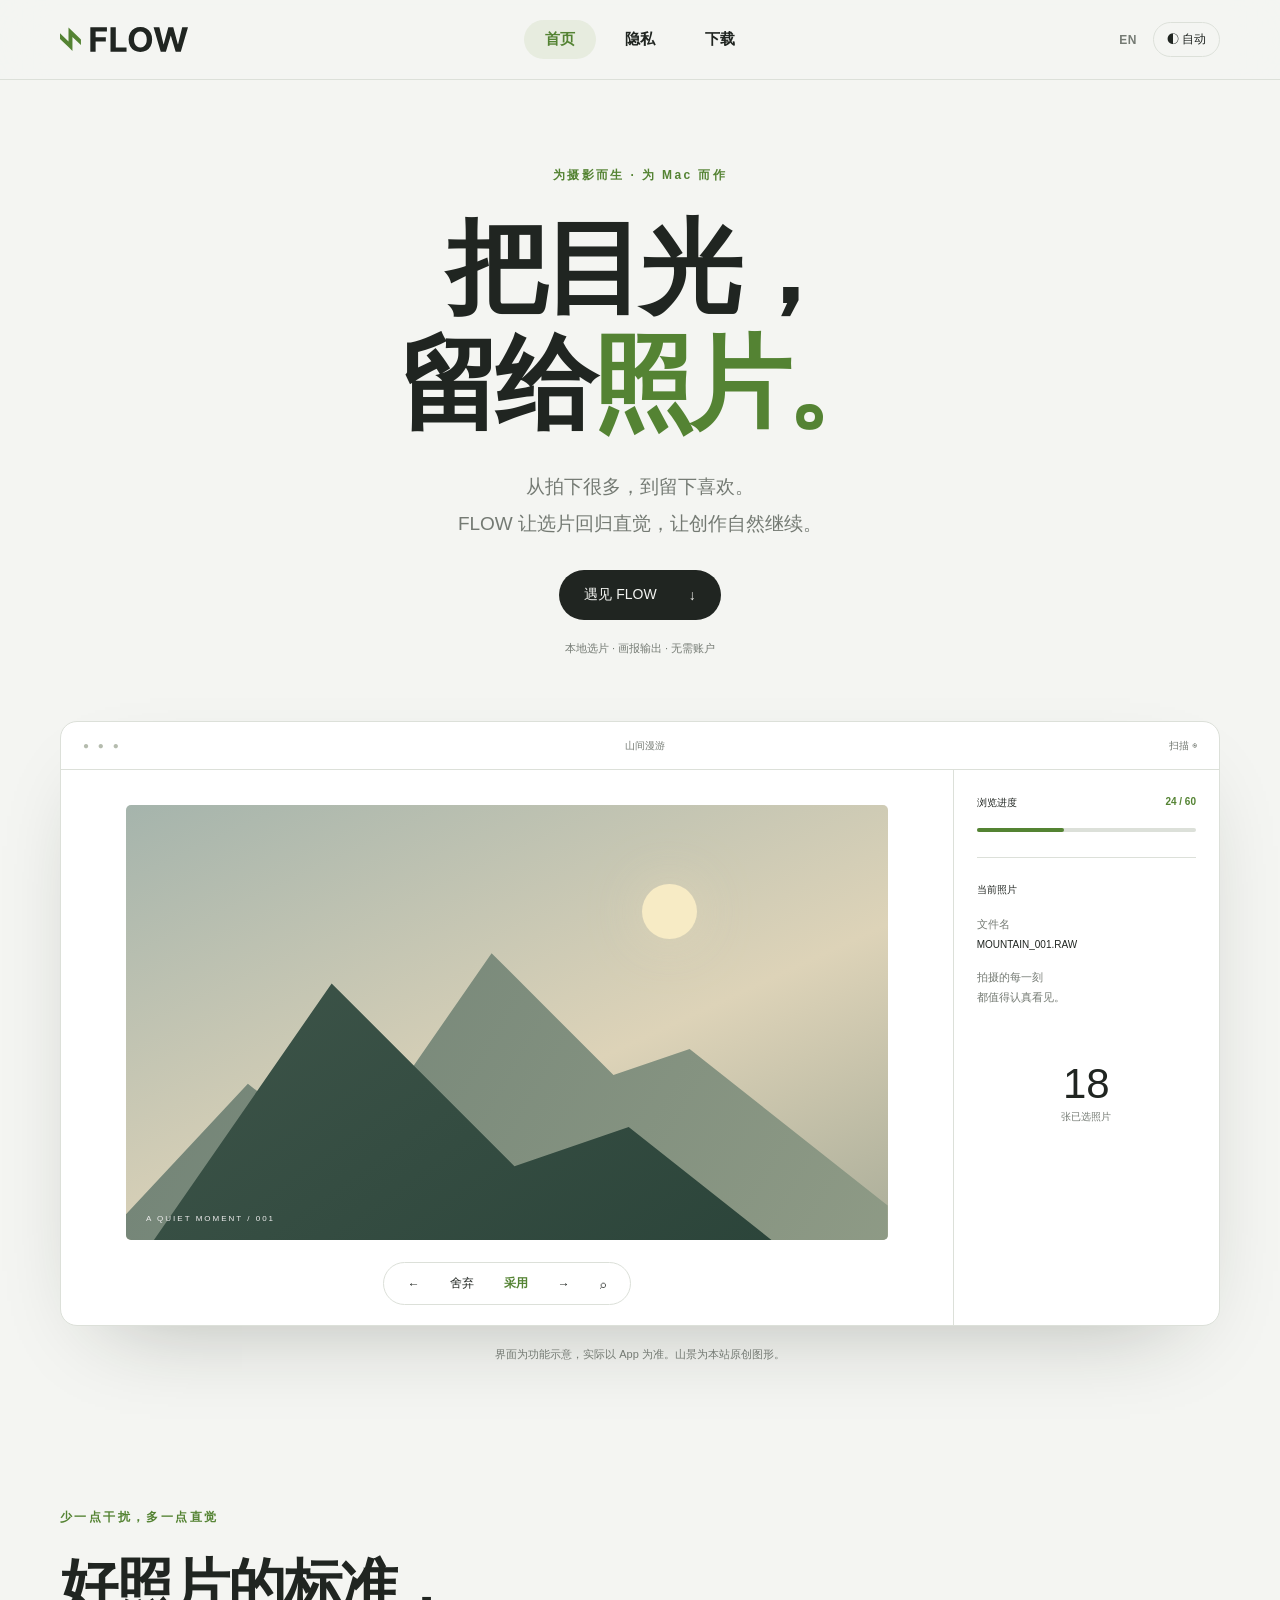
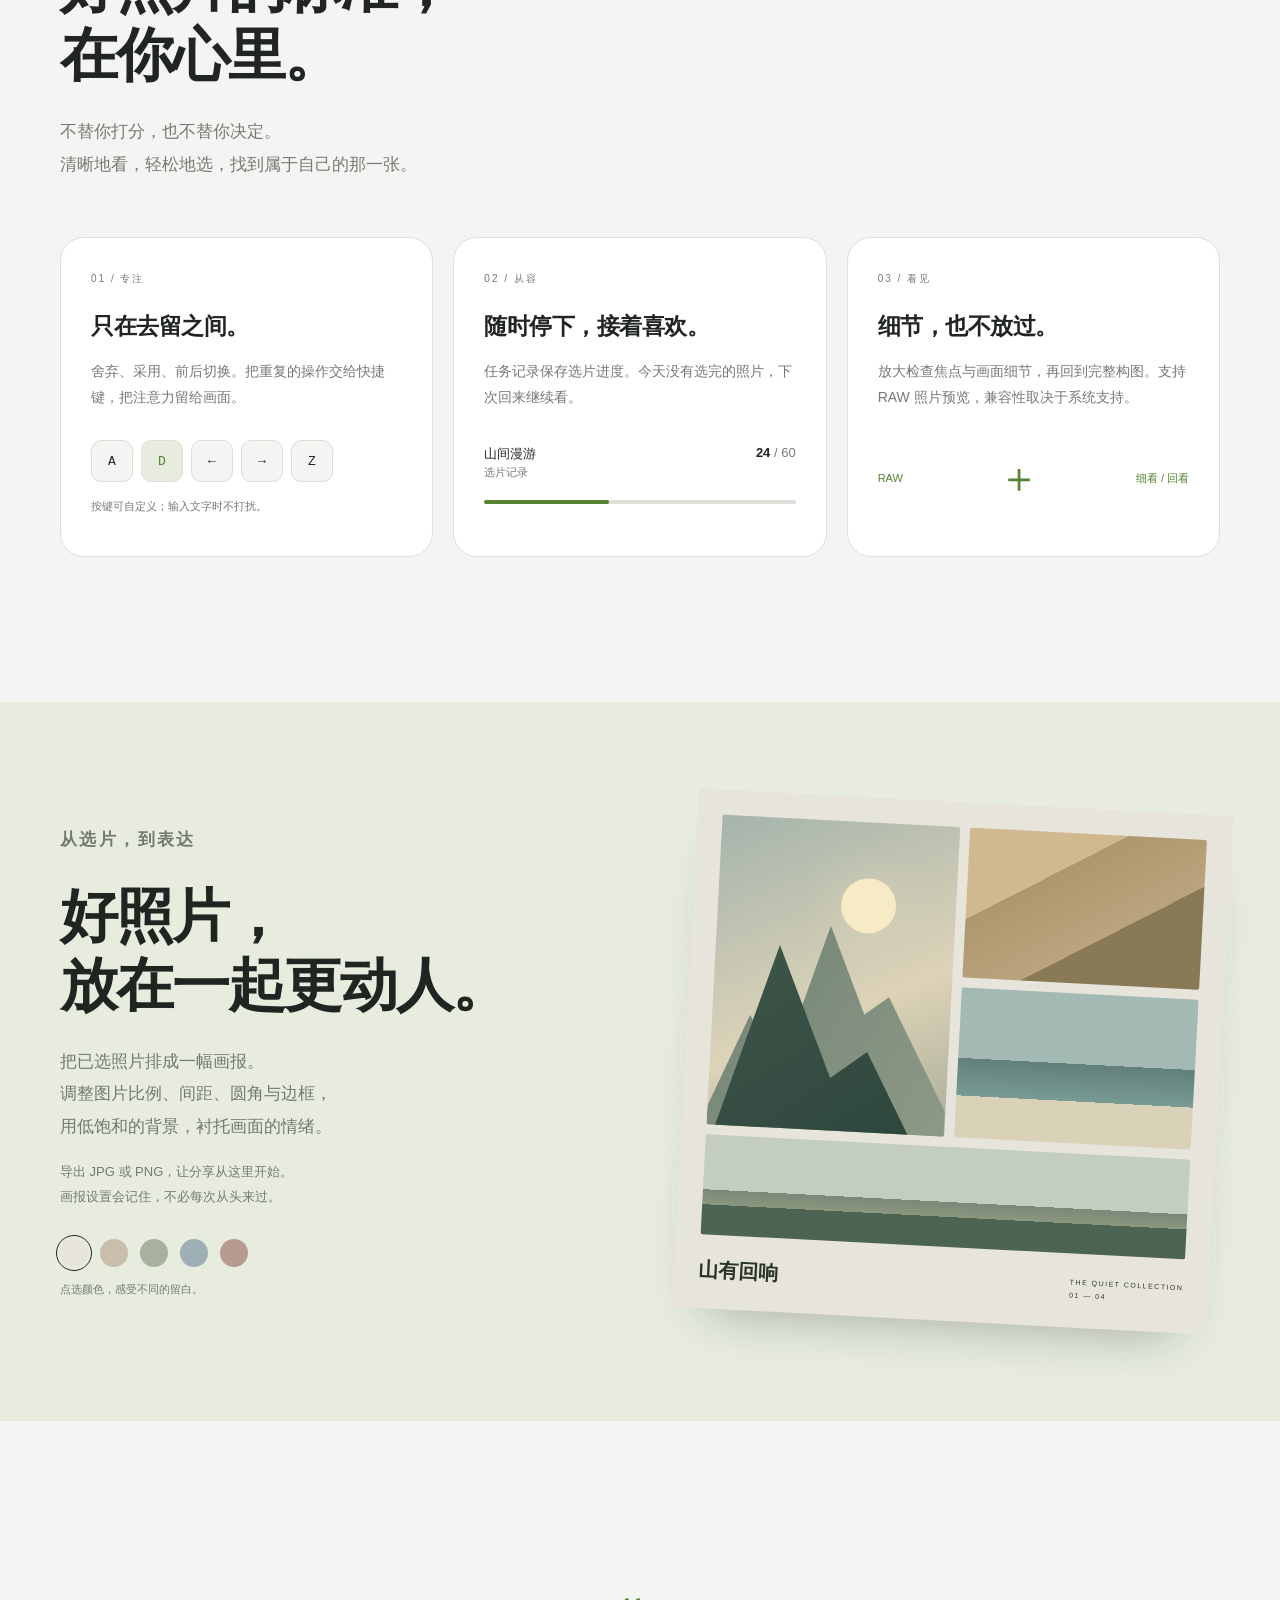
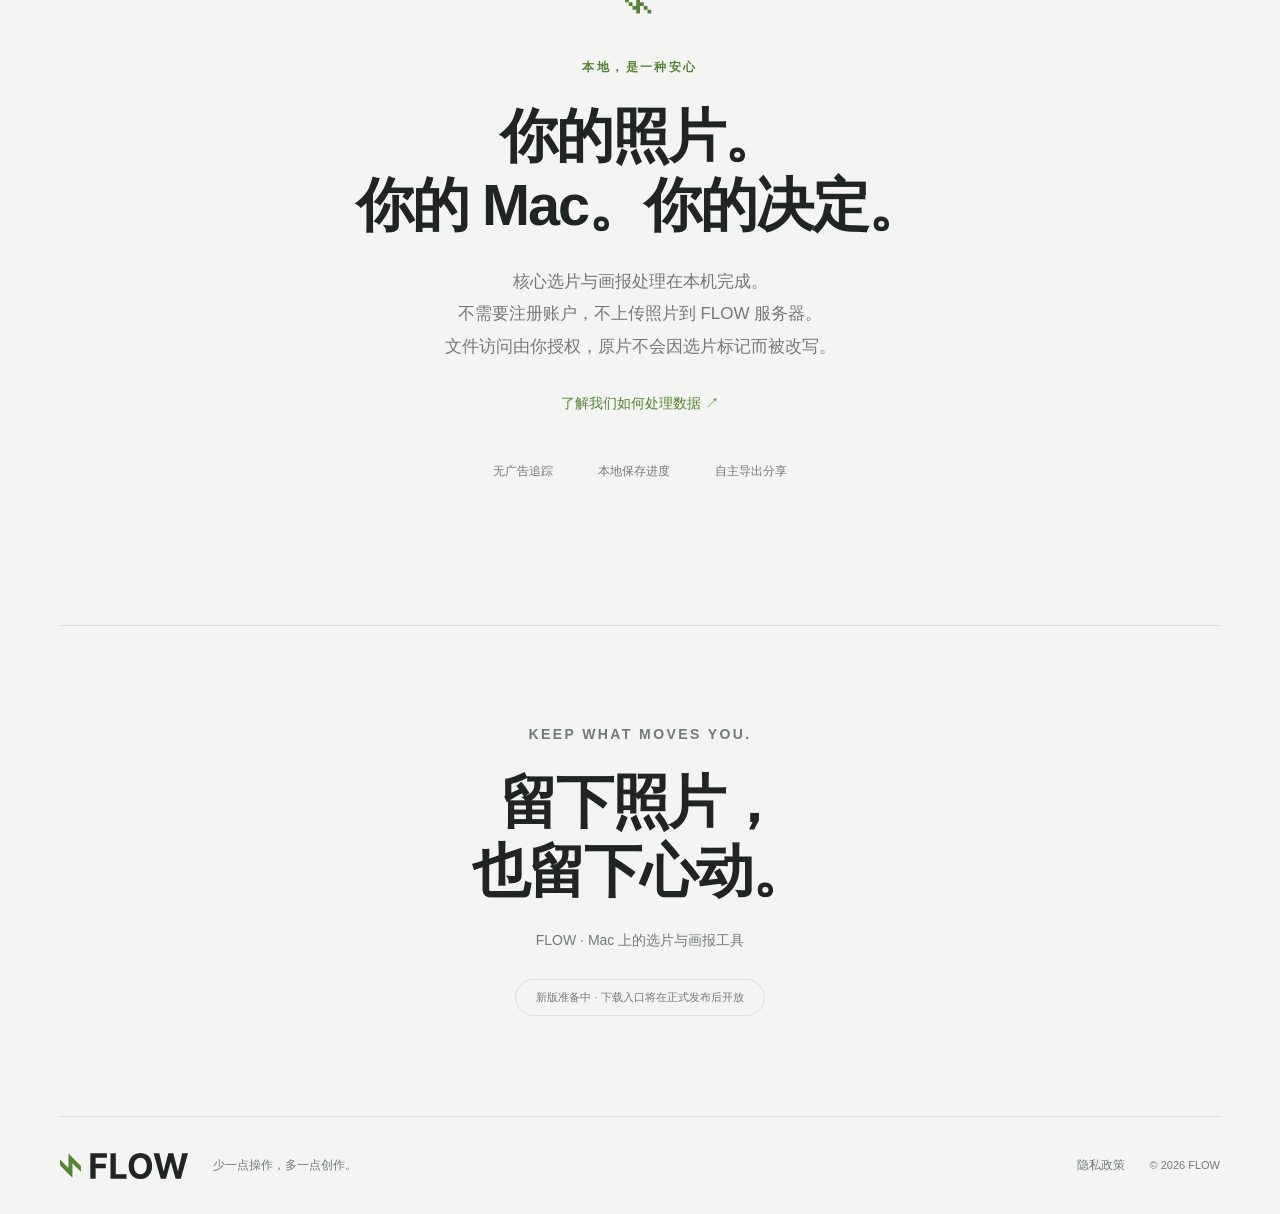
<file: index.html>
<!doctype html>
<html lang="zh-CN"><head><meta charset="utf-8"><meta name="viewport" content="width=device-width,initial-scale=1"><meta name="description" content="FLOW，为 Mac 打造的本地选片工具。专注取舍，延续创作，让已选照片成为画报。"><title>FLOW — 把目光，留给照片。</title><link rel="icon" type="image/svg+xml" href="flowmark.svg"><link rel="stylesheet" href="styles.css"><script src="site.js" defer></script></head>
<body><a class="skip" href="#main">跳至内容</a><header class="nav"><a class="logo" href="index.html" aria-label="FLOW 首页"><span class="brand-logo"><img class="brand-logo-light" src="flowlogo-light.svg" alt="FLOW"><img class="brand-logo-dark" src="flowlogo-dark.svg" alt="" aria-hidden="true"></span></a><nav aria-label="主导航"><a href="index.html" aria-current="page">首页</a><a href="privacy.html">隐私</a><a href="download.html">下载</a></nav><button class="theme" aria-label="切换颜色模式">◐ <span>自动</span></button></header>
<main id="main"><section class="hero wrap"><p class="eyebrow">为摄影而生 · 为 Mac 而作</p><h1>把目光，<br>留给<span class="accent">照片。</span></h1><p class="intro">从拍下很多，到留下喜欢。<br>FLOW 让选片回归直觉，让创作自然继续。</p><a class="pill primary" href="#focus">遇见 FLOW <span>↓</span></a><p class="caption">本地选片 · 画报输出 · 无需账户</p>
<div class="app-window reveal" aria-label="FLOW 选片界面概念演示"><div class="window-bar"><span class="traffic">● ● ●</span><span>山间漫游</span><span>扫描 ◉</span></div><div class="preview-body"><div class="photo-stage"><div class="landscape"><div class="sun"></div><div class="ridge back"></div><div class="ridge front"></div><span class="photo-note">A QUIET MOMENT / 001</span></div><div class="cull-toolbar"><span>←</span><span>舍弃</span><strong>采用</strong><span>→</span><span>⌕</span></div></div><aside class="app-aside"><b>浏览进度 <em>24 / 60</em></b><div class="meter"><i></i></div><hr><b>当前照片</b><small>文件名</small><span>MOUNTAIN_001.RAW</span><small>拍摄的每一刻<br>都值得认真看见。</small><div class="target">18<small>张已选照片</small></div></aside></div></div><p class="caption">界面为功能示意，实际以 App 为准。山景为本站原创图形。</p></section>
<section id="focus" class="wrap section"><div class="section-heading reveal"><p class="eyebrow">少一点干扰，多一点直觉</p><h2>好照片的标准，<br>在你心里。</h2><p>不替你打分，也不替你决定。<br>清晰地看，轻松地选，找到属于自己的那一张。</p></div><div class="features"><article class="feature reveal"><span class="number">01 / 专注</span><h3>只在去留之间。</h3><p>舍弃、采用、前后切换。把重复的操作交给快捷键，把注意力留给画面。</p><div class="keys"><kbd>A</kbd><kbd class="selected">D</kbd><kbd>←</kbd><kbd>→</kbd><kbd>Z</kbd></div><small>按键可自定义；输入文字时不打扰。</small></article><article class="feature reveal"><span class="number">02 / 从容</span><h3>随时停下，接着喜欢。</h3><p>任务记录保存选片进度。今天没有选完的照片，下次回来继续看。</p><div class="task"><span>山间漫游 <small>选片记录</small></span><b>24 <span>/ 60</span></b></div><div class="meter"><i></i></div></article><article class="feature reveal"><span class="number">03 / 看见</span><h3>细节，也不放过。</h3><p>放大检查焦点与画面细节，再回到完整构图。支持 RAW 照片预览，兼容性取决于系统支持。</p><div class="detail-art"><span>RAW</span><i>＋</i><span>细看 / 回看</span></div></article></div></section>
<section id="gallery" class="gallery-section"><div class="wrap gallery-grid"><div class="reveal"><p class="eyebrow">从选片，到表达</p><h2>好照片，<br>放在一起更动人。</h2><p>把已选照片排成一幅画报。<br>调整图片比例、间距、圆角与边框，<br>用低饱和的背景，衬托画面的情绪。</p><p class="muted">导出 JPG 或 PNG，让分享从这里开始。<br>画报设置会记住，不必每次从头来过。</p><div class="swatches" aria-label="画报背景互动预览"><button style="--swatch:#e7e4db" data-color="#e7e4db" aria-label="米白色" aria-pressed="true"></button><button style="--swatch:#c9bdab" data-color="#c9bdab" aria-label="燕麦色" aria-pressed="false"></button><button style="--swatch:#a8b19e" data-color="#a8b19e" aria-label="鼠尾草色" aria-pressed="false"></button><button style="--swatch:#9eafb5" data-color="#9eafb5" aria-label="雾蓝色" aria-pressed="false"></button><button style="--swatch:#b79b90" data-color="#b79b90" aria-label="灰玫瑰色" aria-pressed="false"></button></div><small>点选颜色，感受不同的留白。</small></div><div class="poster reveal"><div class="poster-grid"><div class="landscape tall"><div class="sun"></div><div class="ridge back"></div><div class="ridge front"></div></div><div class="abstract dunes"></div><div class="abstract sea"></div><div class="abstract horizon"></div></div><div class="poster-footer"><b>山有回响</b><span>THE QUIET COLLECTION<br>01 — 04</span></div></div></div></section>
<section class="wrap section privacy-teaser reveal"><span class="privacy-mark">⌁</span><p class="eyebrow">本地，是一种安心</p><h2>你的照片。<br>你的 Mac。你的决定。</h2><p>核心选片与画报处理在本机完成。<br>不需要注册账户，不上传照片到 FLOW 服务器。<br>文件访问由你授权，原片不会因选片标记而被改写。</p><a class="text-link" href="privacy.html">了解我们如何处理数据 ↗</a><div class="privacy-facts"><span>无广告追踪</span><span>本地保存进度</span><span>自主导出分享</span></div></section>
<section class="closing wrap reveal"><p class="eyebrow">KEEP WHAT MOVES YOU.</p><h2>留下照片，<br>也留下心动。</h2><p>FLOW · Mac 上的选片与画报工具</p><span class="release-note">新版准备中 · 下载入口将在正式发布后开放</span></section></main><footer class="wrap"><a class="logo" href="index.html" aria-label="FLOW 首页"><span class="brand-logo"><img class="brand-logo-light" src="flowlogo-light.svg" alt="FLOW"><img class="brand-logo-dark" src="flowlogo-dark.svg" alt="" aria-hidden="true"></span></a><p>少一点操作，多一点创作。</p><a href="privacy.html">隐私政策</a><small>© 2026 FLOW</small></footer></body></html>
</file>
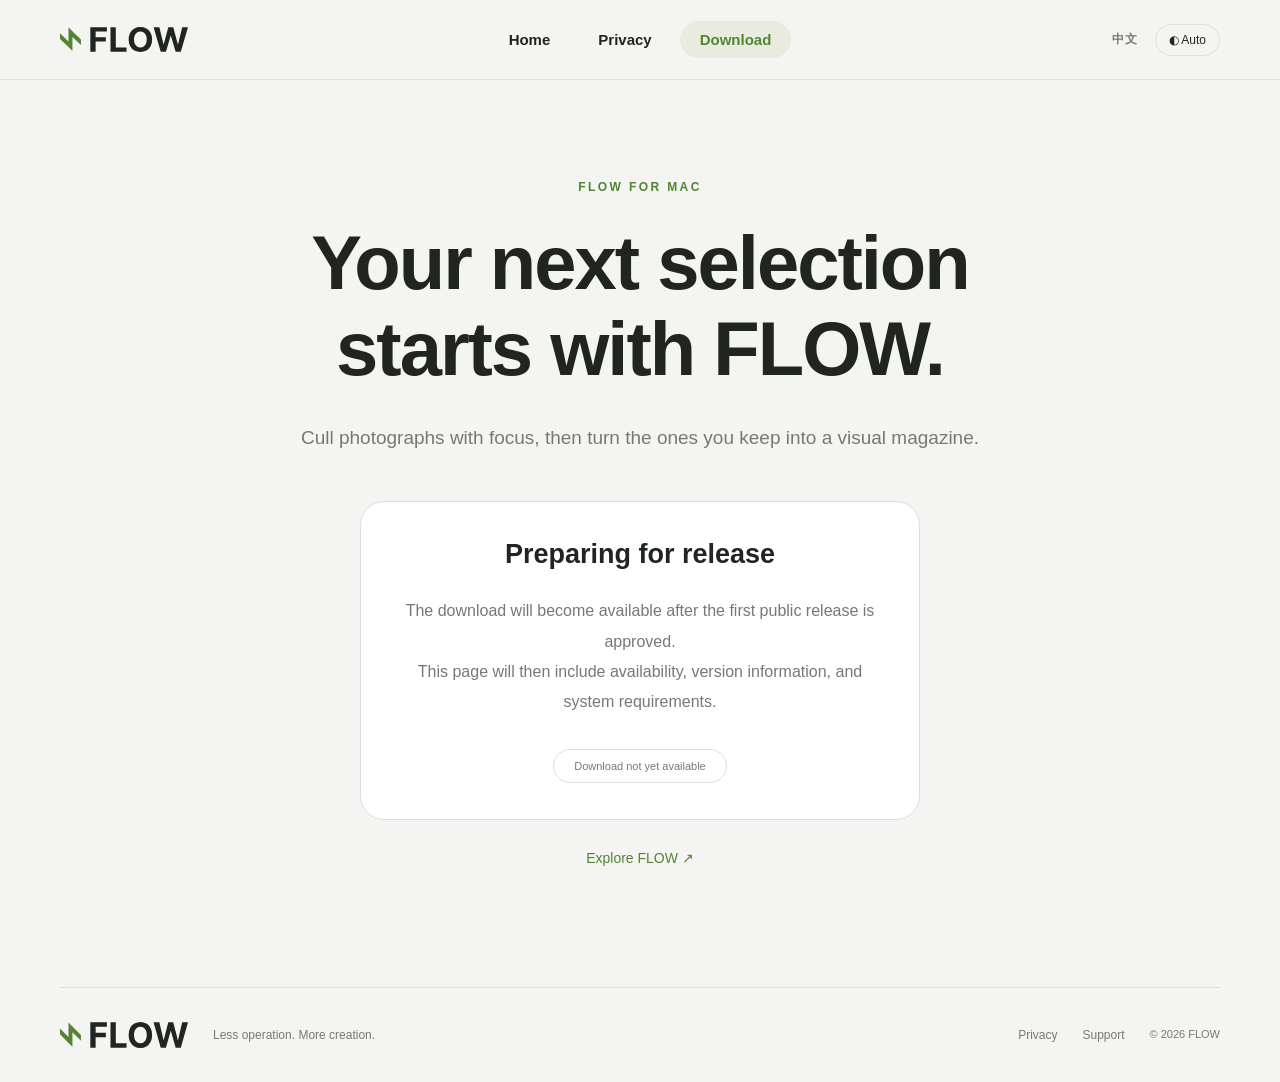
<file: download-en.html>
<!doctype html>
<html lang="en">
<head>
  <meta charset="utf-8">
  <meta name="viewport" content="width=device-width,initial-scale=1">
  <meta name="description" content="Release and download information for FLOW on Mac.">
  <title>Download — FLOW</title>
  <link rel="alternate" hreflang="zh-CN" href="download.html">
  <link rel="alternate" hreflang="en" href="download-en.html">
  <link rel="icon" type="image/svg+xml" href="flowmark.svg">
  <link rel="stylesheet" href="styles.css">
  <script src="site.js" defer></script>
</head>
<body>
  <a class="skip" href="#main">Skip to content</a>
  <header class="nav"><a class="logo" href="index-en.html" aria-label="FLOW home"><span class="brand-logo"><img class="brand-logo-light" src="flowlogo-light.svg" alt="FLOW"><img class="brand-logo-dark" src="flowlogo-dark.svg" alt="" aria-hidden="true"></span></a><nav aria-label="Main navigation"><a href="index-en.html">Home</a><a href="privacy-en.html">Privacy</a><a href="download-en.html" aria-current="page">Download</a></nav><button class="theme" aria-label="Change color mode">◐ <span>Auto</span></button></header>
  <main id="main" class="wrap download-page"><p class="eyebrow">FLOW FOR MAC</p><h1>Your next selection<br>starts with FLOW.</h1><p class="intro">Cull photographs with focus, then turn the ones you keep into a visual magazine.</p><section class="download-card"><h2>Preparing for release</h2><p>The download will become available after the first public release is approved.<br>This page will then include availability, version information, and system requirements.</p><span class="release-note">Download not yet available</span></section><a class="text-link" href="index-en.html">Explore FLOW ↗</a></main>
  <footer class="wrap"><a class="logo" href="index-en.html" aria-label="FLOW home"><span class="brand-logo"><img class="brand-logo-light" src="flowlogo-light.svg" alt="FLOW"><img class="brand-logo-dark" src="flowlogo-dark.svg" alt="" aria-hidden="true"></span></a><p>Less operation. More creation.</p><a href="privacy-en.html">Privacy</a><a href="support-en.html">Support</a><small>© 2026 FLOW</small></footer>
</body>
</html>
</file>
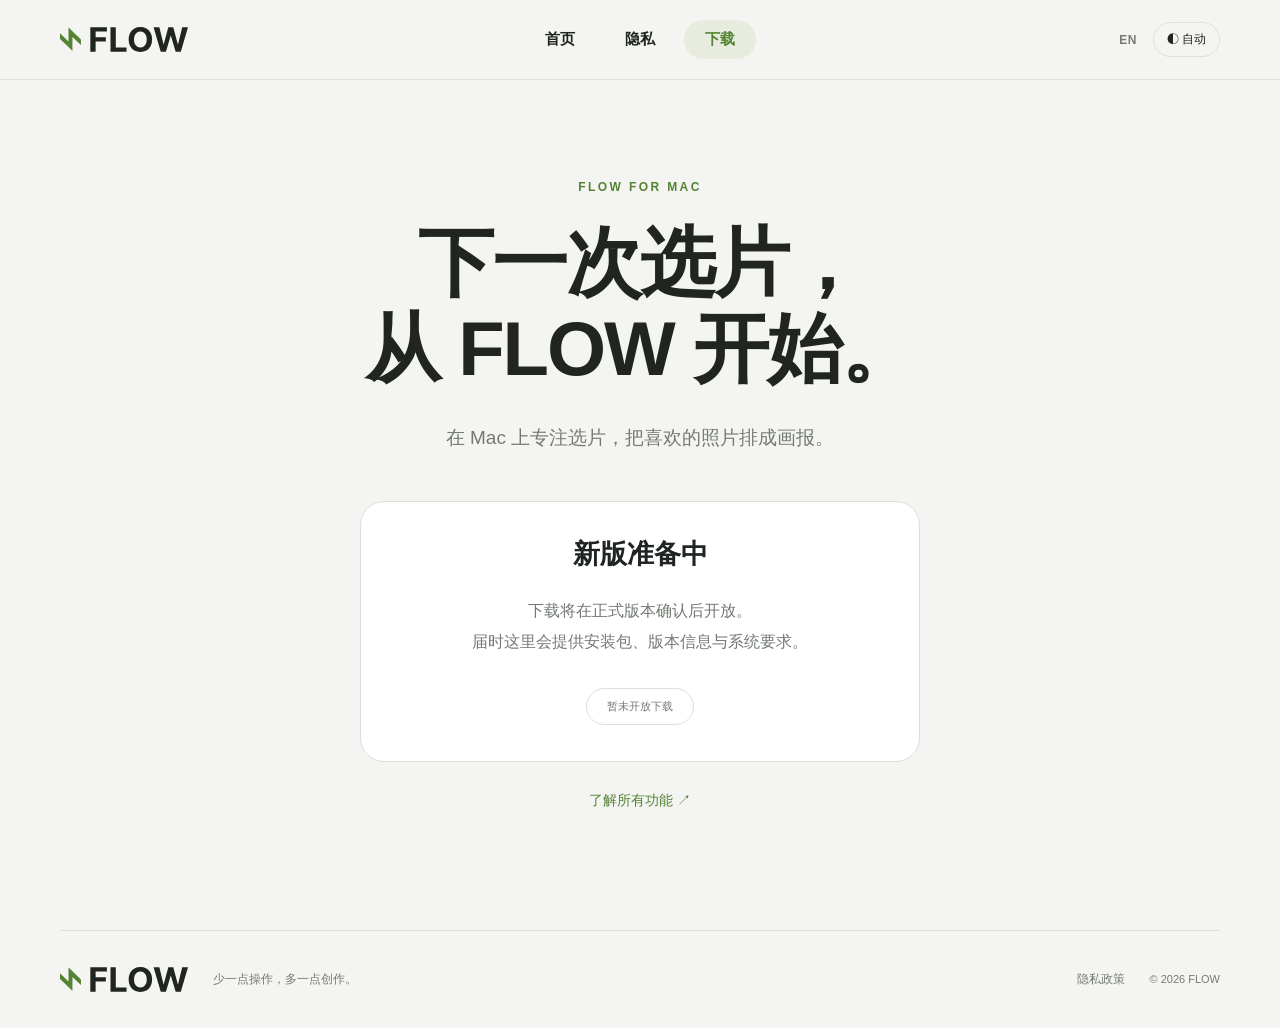
<file: download.html>
<!doctype html><html lang="zh-CN"><head><meta charset="utf-8"><meta name="viewport" content="width=device-width,initial-scale=1"><meta name="description" content="FLOW for Mac 的版本与下载信息。"><title>下载 — FLOW</title><link rel="icon" type="image/svg+xml" href="flowmark.svg"><link rel="stylesheet" href="styles.css"><script src="site.js" defer></script></head><body><a class="skip" href="#main">跳至内容</a><header class="nav"><a class="logo" href="index.html" aria-label="FLOW 首页"><span class="brand-logo"><img class="brand-logo-light" src="flowlogo-light.svg" alt="FLOW"><img class="brand-logo-dark" src="flowlogo-dark.svg" alt="" aria-hidden="true"></span></a><nav aria-label="主导航"><a href="index.html">首页</a><a href="privacy.html">隐私</a><a href="download.html" aria-current="page">下载</a></nav><button class="theme" aria-label="切换颜色模式">◐ <span>自动</span></button></header><main id="main" class="wrap download-page"><p class="eyebrow">FLOW FOR MAC</p><h1>下一次选片，<br>从 FLOW 开始。</h1><p class="intro">在 Mac 上专注选片，把喜欢的照片排成画报。</p><section class="download-card"><h2>新版准备中</h2><p>下载将在正式版本确认后开放。<br>届时这里会提供安装包、版本信息与系统要求。</p><span class="release-note">暂未开放下载</span></section><a class="text-link" href="index.html">了解所有功能 ↗</a></main><footer class="wrap"><a class="logo" href="index.html" aria-label="FLOW 首页"><span class="brand-logo"><img class="brand-logo-light" src="flowlogo-light.svg" alt="FLOW"><img class="brand-logo-dark" src="flowlogo-dark.svg" alt="" aria-hidden="true"></span></a><p>少一点操作，多一点创作。</p><a href="privacy.html">隐私政策</a><small>© 2026 FLOW</small></footer></body></html>
</file>
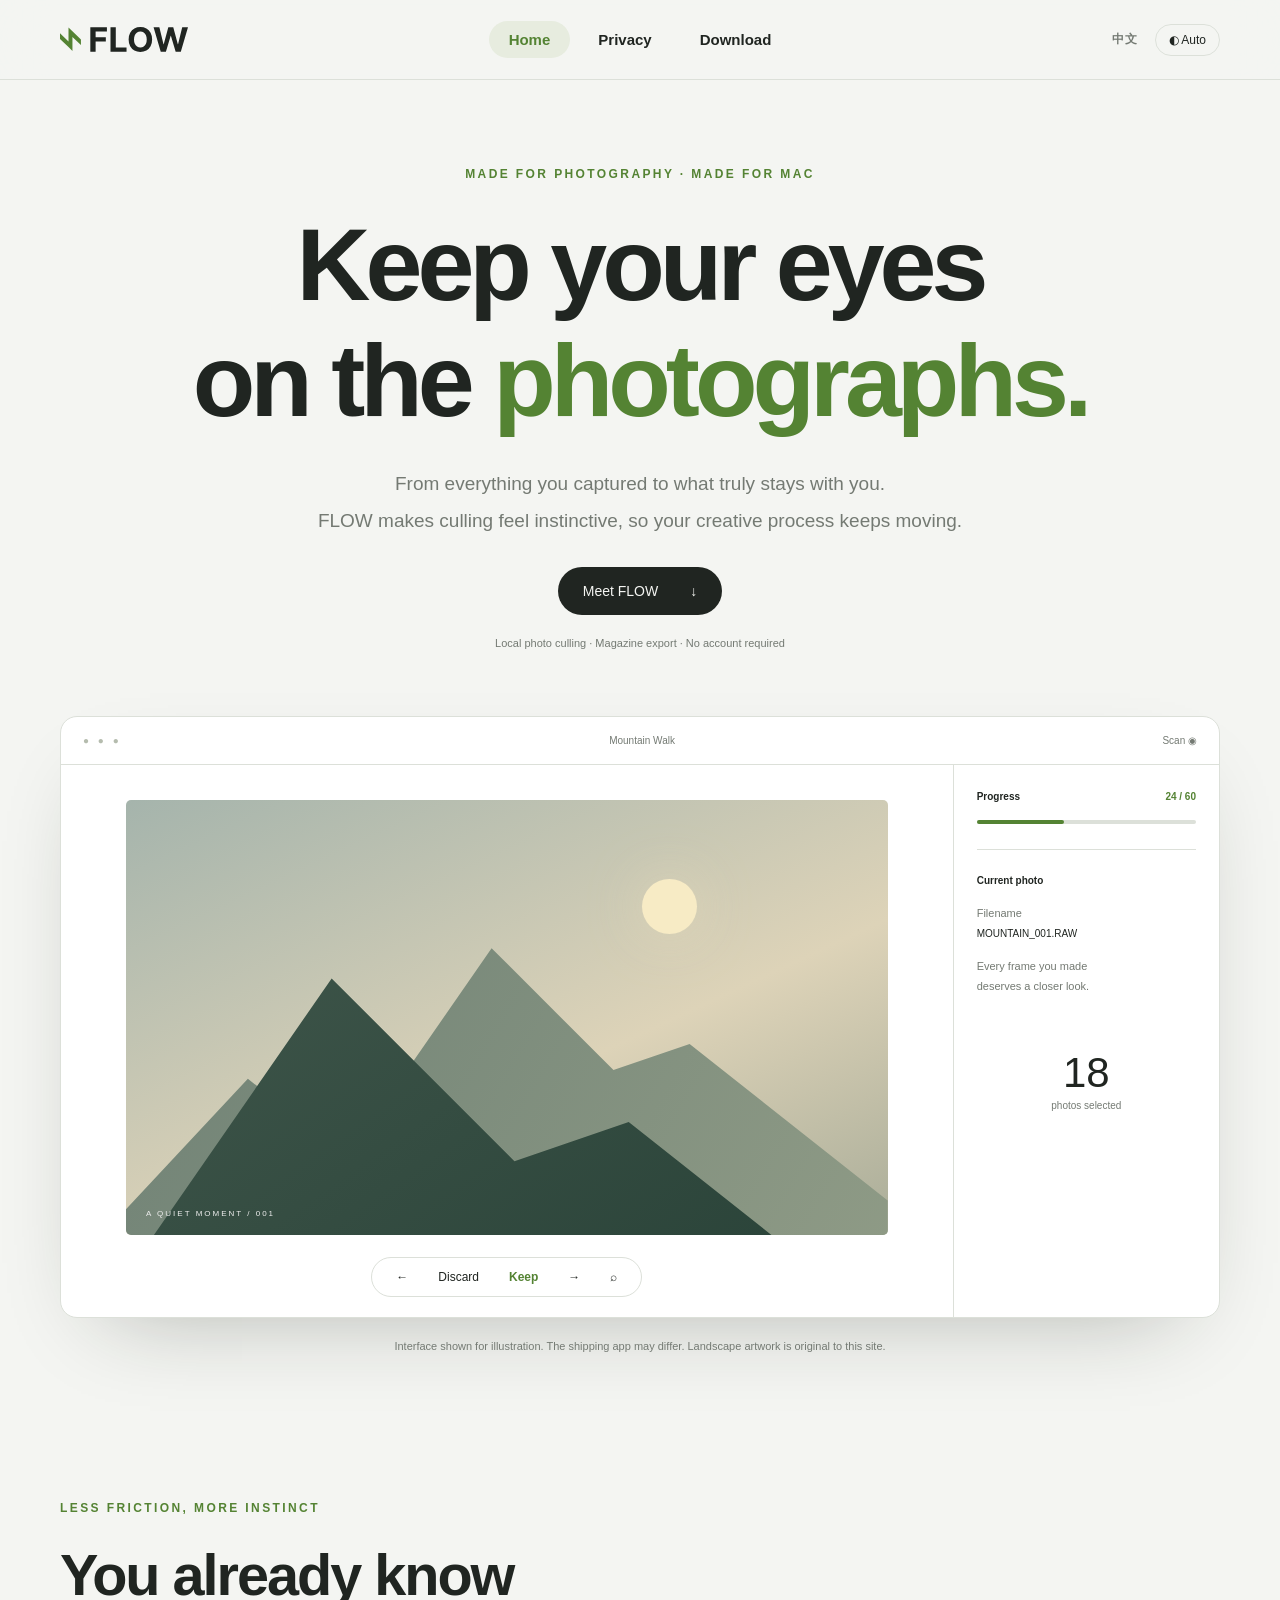
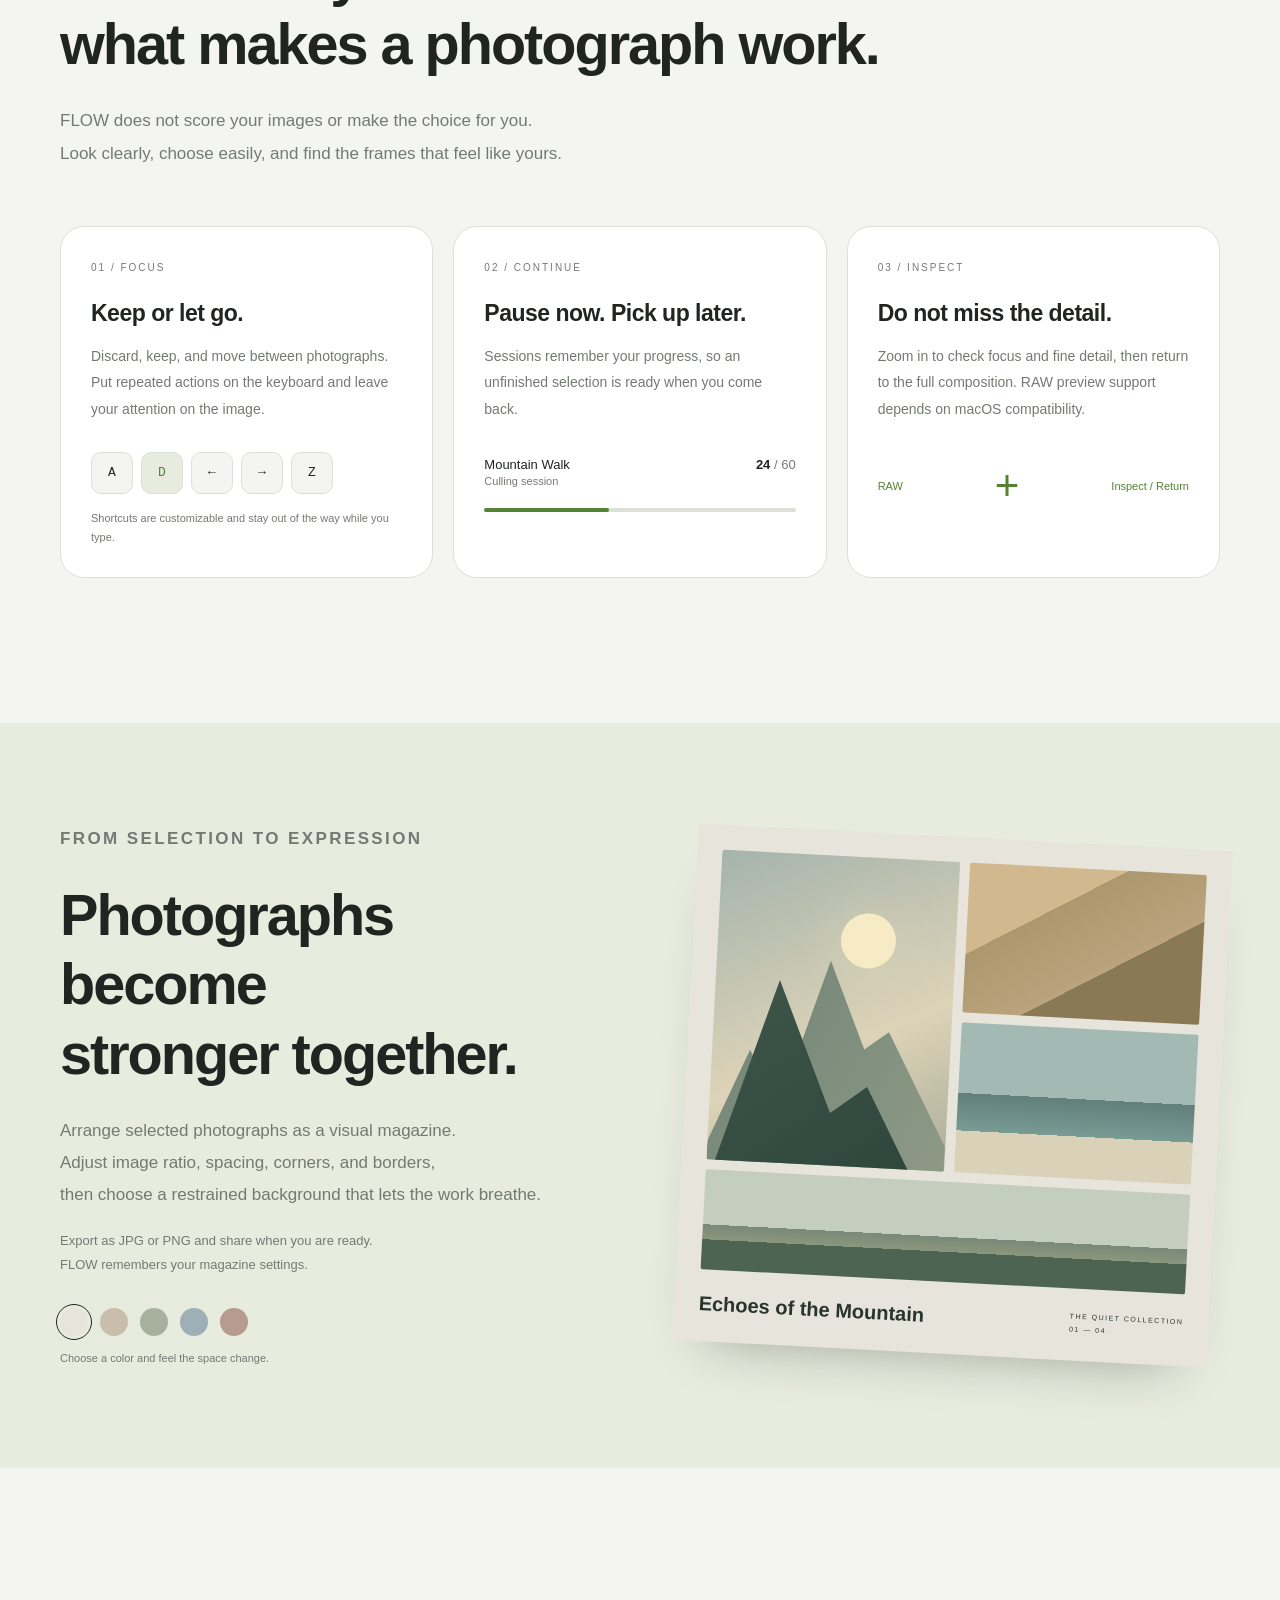
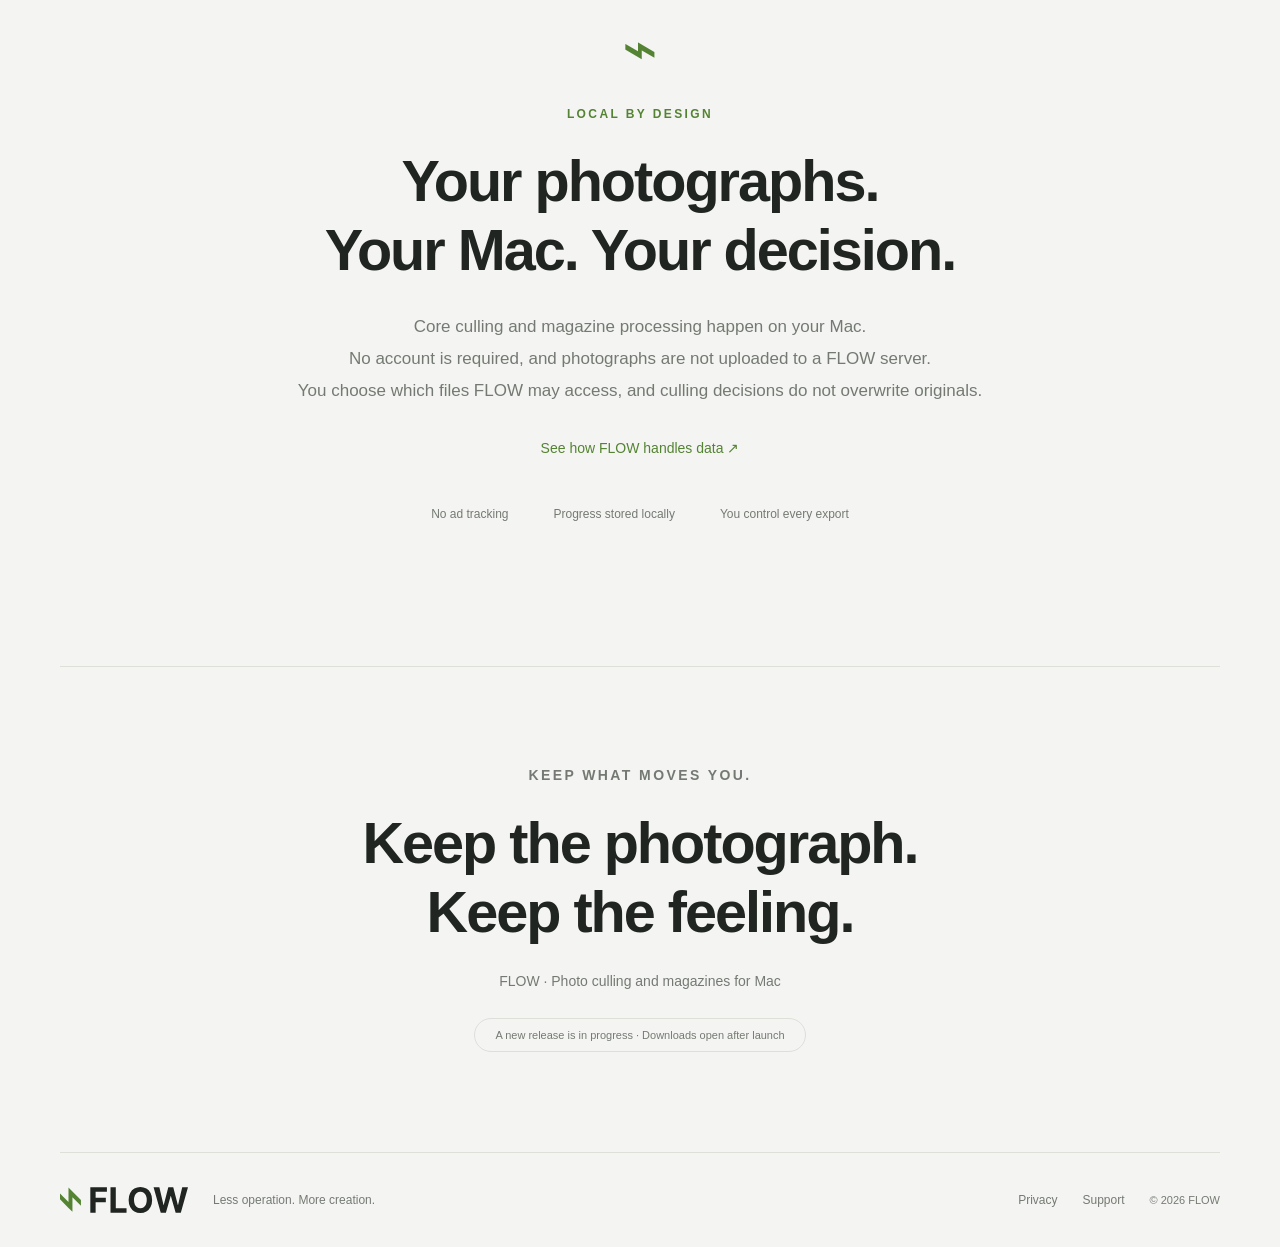
<file: index-en.html>
<!doctype html>
<html lang="en">
<head>
  <meta charset="utf-8">
  <meta name="viewport" content="width=device-width,initial-scale=1">
  <meta name="description" content="FLOW is a private, local-first photo culling and magazine-making app for Mac.">
  <title>FLOW — Keep your eyes on the photographs.</title>
  <link rel="alternate" hreflang="zh-CN" href="index.html">
  <link rel="alternate" hreflang="en" href="index-en.html">
  <link rel="icon" type="image/svg+xml" href="flowmark.svg">
  <link rel="stylesheet" href="styles.css">
  <script src="site.js" defer></script>
</head>
<body>
  <a class="skip" href="#main">Skip to content</a>
  <header class="nav">
    <a class="logo" href="index-en.html" aria-label="FLOW home"><span class="brand-logo"><img class="brand-logo-light" src="flowlogo-light.svg" alt="FLOW"><img class="brand-logo-dark" src="flowlogo-dark.svg" alt="" aria-hidden="true"></span></a>
    <nav aria-label="Main navigation"><a href="index-en.html" aria-current="page">Home</a><a href="privacy-en.html">Privacy</a><a href="download-en.html">Download</a></nav>
    <button class="theme" aria-label="Change color mode">◐ <span>Auto</span></button>
  </header>
  <main id="main">
    <section class="hero wrap">
      <p class="eyebrow">MADE FOR PHOTOGRAPHY · MADE FOR MAC</p>
      <h1>Keep your eyes<br>on the <span class="accent">photographs.</span></h1>
      <p class="intro">From everything you captured to what truly stays with you.<br>FLOW makes culling feel instinctive, so your creative process keeps moving.</p>
      <a class="pill primary" href="#focus">Meet FLOW <span>↓</span></a>
      <p class="caption">Local photo culling · Magazine export · No account required</p>
      <div class="app-window reveal" aria-label="Conceptual preview of the FLOW culling interface">
        <div class="window-bar"><span class="traffic">● ● ●</span><span>Mountain Walk</span><span>Scan ◉</span></div>
        <div class="preview-body"><div class="photo-stage"><div class="landscape"><div class="sun"></div><div class="ridge back"></div><div class="ridge front"></div><span class="photo-note">A QUIET MOMENT / 001</span></div><div class="cull-toolbar"><span>←</span><span>Discard</span><strong>Keep</strong><span>→</span><span>⌕</span></div></div><aside class="app-aside"><b>Progress <em>24 / 60</em></b><div class="meter"><i></i></div><hr><b>Current photo</b><small>Filename</small><span>MOUNTAIN_001.RAW</span><small>Every frame you made<br>deserves a closer look.</small><div class="target">18<small>photos selected</small></div></aside></div>
      </div>
      <p class="caption">Interface shown for illustration. The shipping app may differ. Landscape artwork is original to this site.</p>
    </section>
    <section id="focus" class="wrap section">
      <div class="section-heading reveal"><p class="eyebrow">LESS FRICTION, MORE INSTINCT</p><h2>You already know<br>what makes a photograph work.</h2><p>FLOW does not score your images or make the choice for you.<br>Look clearly, choose easily, and find the frames that feel like yours.</p></div>
      <div class="features">
        <article class="feature reveal"><span class="number">01 / FOCUS</span><h3>Keep or let go.</h3><p>Discard, keep, and move between photographs. Put repeated actions on the keyboard and leave your attention on the image.</p><div class="keys"><kbd>A</kbd><kbd class="selected">D</kbd><kbd>←</kbd><kbd>→</kbd><kbd>Z</kbd></div><small>Shortcuts are customizable and stay out of the way while you type.</small></article>
        <article class="feature reveal"><span class="number">02 / CONTINUE</span><h3>Pause now. Pick up later.</h3><p>Sessions remember your progress, so an unfinished selection is ready when you come back.</p><div class="task"><span>Mountain Walk <small>Culling session</small></span><b>24 <span>/ 60</span></b></div><div class="meter"><i></i></div></article>
        <article class="feature reveal"><span class="number">03 / INSPECT</span><h3>Do not miss the detail.</h3><p>Zoom in to check focus and fine detail, then return to the full composition. RAW preview support depends on macOS compatibility.</p><div class="detail-art"><span>RAW</span><i>+</i><span>Inspect / Return</span></div></article>
      </div>
    </section>
    <section id="gallery" class="gallery-section"><div class="wrap gallery-grid"><div class="reveal"><p class="eyebrow">FROM SELECTION TO EXPRESSION</p><h2>Photographs become<br>stronger together.</h2><p>Arrange selected photographs as a visual magazine.<br>Adjust image ratio, spacing, corners, and borders,<br>then choose a restrained background that lets the work breathe.</p><p class="muted">Export as JPG or PNG and share when you are ready.<br>FLOW remembers your magazine settings.</p><div class="swatches" aria-label="Interactive magazine background preview"><button style="--swatch:#e7e4db" data-color="#e7e4db" aria-label="Ivory" aria-pressed="true"></button><button style="--swatch:#c9bdab" data-color="#c9bdab" aria-label="Oat" aria-pressed="false"></button><button style="--swatch:#a8b19e" data-color="#a8b19e" aria-label="Sage" aria-pressed="false"></button><button style="--swatch:#9eafb5" data-color="#9eafb5" aria-label="Mist blue" aria-pressed="false"></button><button style="--swatch:#b79b90" data-color="#b79b90" aria-label="Dusty rose" aria-pressed="false"></button></div><small>Choose a color and feel the space change.</small></div><div class="poster reveal"><div class="poster-grid"><div class="landscape tall"><div class="sun"></div><div class="ridge back"></div><div class="ridge front"></div></div><div class="abstract dunes"></div><div class="abstract sea"></div><div class="abstract horizon"></div></div><div class="poster-footer"><b>Echoes of the Mountain</b><span>THE QUIET COLLECTION<br>01 — 04</span></div></div></div></section>
    <section class="wrap section privacy-teaser reveal"><span class="privacy-mark">⌁</span><p class="eyebrow">LOCAL BY DESIGN</p><h2>Your photographs.<br>Your Mac. Your decision.</h2><p>Core culling and magazine processing happen on your Mac.<br>No account is required, and photographs are not uploaded to a FLOW server.<br>You choose which files FLOW may access, and culling decisions do not overwrite originals.</p><a class="text-link" href="privacy-en.html">See how FLOW handles data ↗</a><div class="privacy-facts"><span>No ad tracking</span><span>Progress stored locally</span><span>You control every export</span></div></section>
    <section class="closing wrap reveal"><p class="eyebrow">KEEP WHAT MOVES YOU.</p><h2>Keep the photograph.<br>Keep the feeling.</h2><p>FLOW · Photo culling and magazines for Mac</p><span class="release-note">A new release is in progress · Downloads open after launch</span></section>
  </main>
  <footer class="wrap"><a class="logo" href="index-en.html" aria-label="FLOW home"><span class="brand-logo"><img class="brand-logo-light" src="flowlogo-light.svg" alt="FLOW"><img class="brand-logo-dark" src="flowlogo-dark.svg" alt="" aria-hidden="true"></span></a><p>Less operation. More creation.</p><a href="privacy-en.html">Privacy</a><a href="support-en.html">Support</a><small>© 2026 FLOW</small></footer>
</body>
</html>
</file>
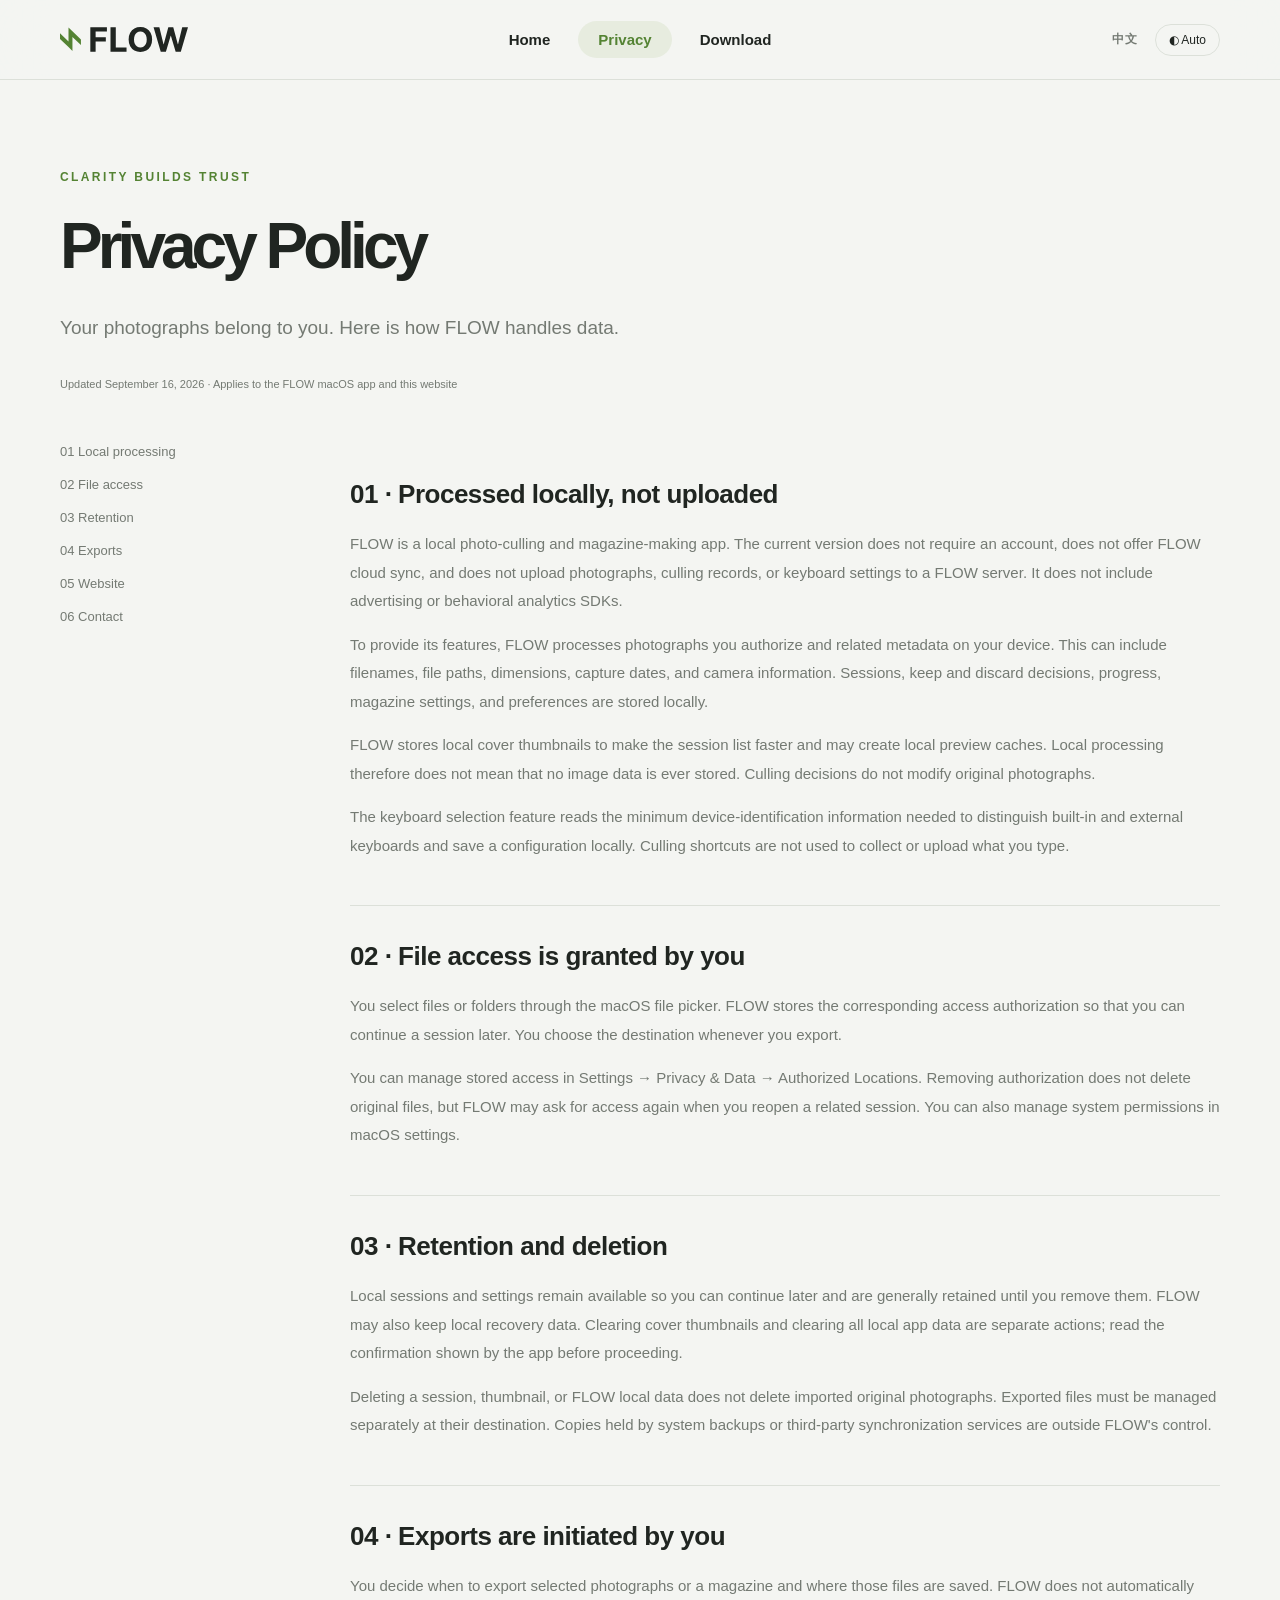
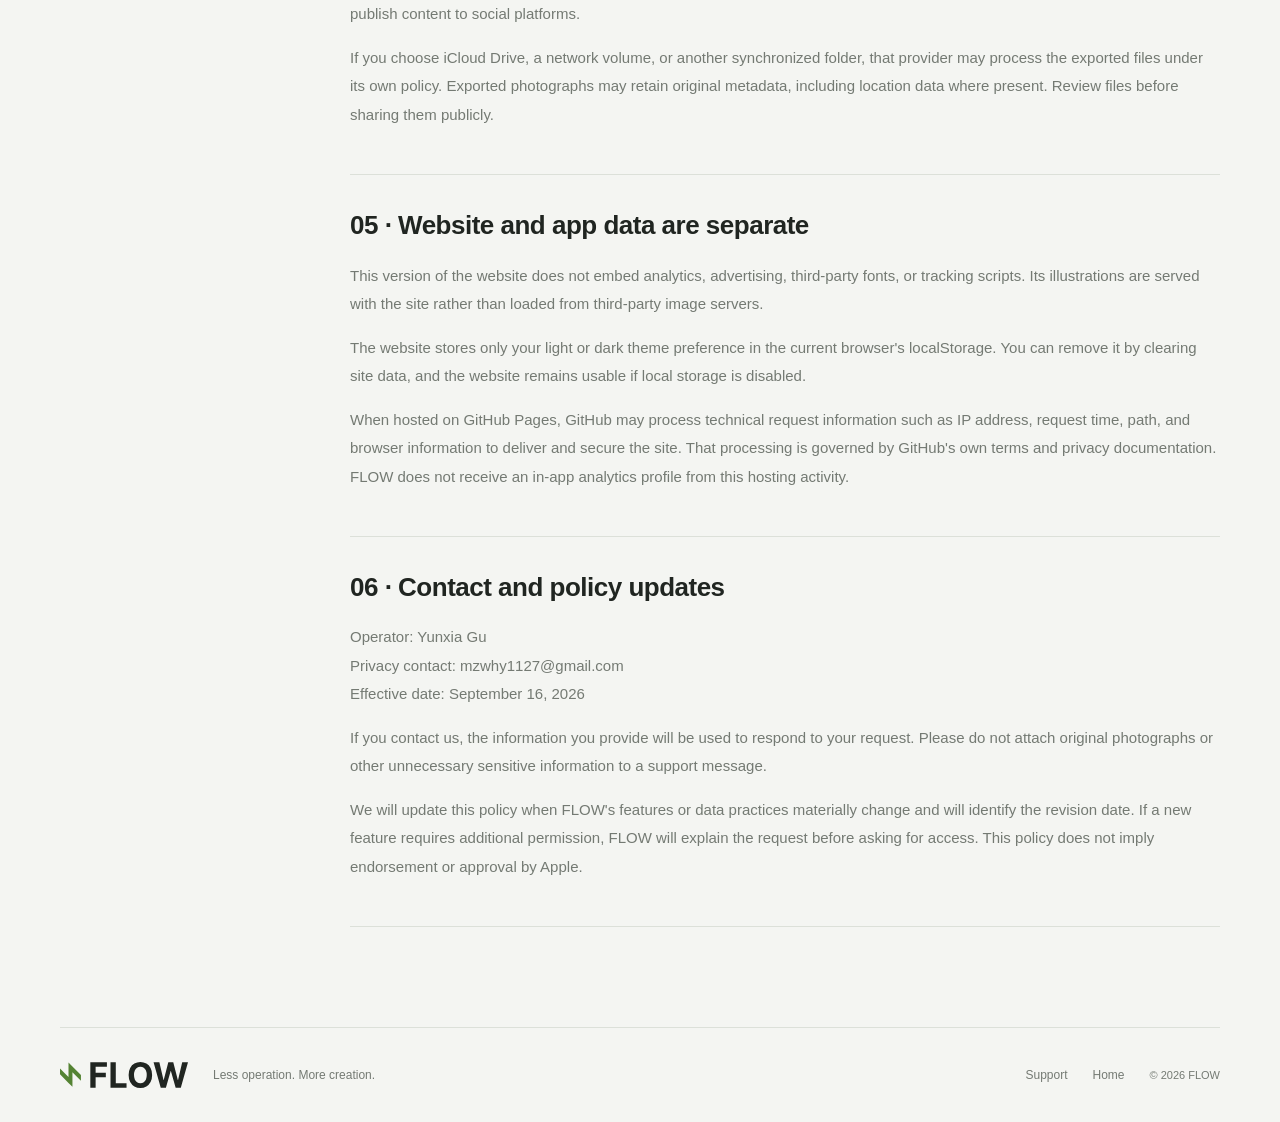
<file: privacy-en.html>
<!doctype html>
<html lang="en">
<head>
  <meta charset="utf-8">
  <meta name="viewport" content="width=device-width,initial-scale=1">
  
  <meta name="description" content="FLOW privacy policy covering local photo processing, file access, local storage, exports, and website data.">
  <title>Privacy Policy — FLOW</title>
  <link rel="alternate" hreflang="zh-CN" href="privacy.html">
  <link rel="alternate" hreflang="en" href="privacy-en.html">
  <link rel="icon" type="image/svg+xml" href="flowmark.svg">
  <link rel="stylesheet" href="styles.css">
  <script src="site.js" defer></script>
</head>
<body>
  <a class="skip" href="#main">Skip to content</a>
  <header class="nav"><a class="logo" href="index-en.html" aria-label="FLOW home"><span class="brand-logo"><img class="brand-logo-light" src="flowlogo-light.svg" alt="FLOW"><img class="brand-logo-dark" src="flowlogo-dark.svg" alt="" aria-hidden="true"></span></a><nav aria-label="Main navigation"><a href="index-en.html">Home</a><a href="privacy-en.html" aria-current="page">Privacy</a><a href="download-en.html">Download</a></nav><button class="theme" aria-label="Change color mode">◐ <span>Auto</span></button></header>
  <main id="main" class="wrap">
    <div class="policy-head"><p class="eyebrow">CLARITY BUILDS TRUST</p><h1>Privacy Policy</h1><p class="intro">Your photographs belong to you. Here is how FLOW handles data.</p><small>Updated September 16, 2026 · Applies to the FLOW macOS app and this website</small></div>
    <div class="policy-layout">
      <aside class="policy-toc" aria-label="Contents"><a href="#local">01 Local processing</a><a href="#access">02 File access</a><a href="#retention">03 Retention</a><a href="#sharing">04 Exports</a><a href="#website">05 Website</a><a href="#contact">06 Contact</a></aside>
      <article class="policy-content">
        <section id="local"><h2>01 · Processed locally, not uploaded</h2><p>FLOW is a local photo-culling and magazine-making app. The current version does not require an account, does not offer FLOW cloud sync, and does not upload photographs, culling records, or keyboard settings to a FLOW server. It does not include advertising or behavioral analytics SDKs.</p><p>To provide its features, FLOW processes photographs you authorize and related metadata on your device. This can include filenames, file paths, dimensions, capture dates, and camera information. Sessions, keep and discard decisions, progress, magazine settings, and preferences are stored locally.</p><p>FLOW stores local cover thumbnails to make the session list faster and may create local preview caches. Local processing therefore does not mean that no image data is ever stored. Culling decisions do not modify original photographs.</p><p>The keyboard selection feature reads the minimum device-identification information needed to distinguish built-in and external keyboards and save a configuration locally. Culling shortcuts are not used to collect or upload what you type.</p></section>
        <section id="access"><h2>02 · File access is granted by you</h2><p>You select files or folders through the macOS file picker. FLOW stores the corresponding access authorization so that you can continue a session later. You choose the destination whenever you export.</p><p>You can manage stored access in Settings → Privacy &amp; Data → Authorized Locations. Removing authorization does not delete original files, but FLOW may ask for access again when you reopen a related session. You can also manage system permissions in macOS settings.</p></section>
        <section id="retention"><h2>03 · Retention and deletion</h2><p>Local sessions and settings remain available so you can continue later and are generally retained until you remove them. FLOW may also keep local recovery data. Clearing cover thumbnails and clearing all local app data are separate actions; read the confirmation shown by the app before proceeding.</p><p>Deleting a session, thumbnail, or FLOW local data does not delete imported original photographs. Exported files must be managed separately at their destination. Copies held by system backups or third-party synchronization services are outside FLOW's control.</p></section>
        <section id="sharing"><h2>04 · Exports are initiated by you</h2><p>You decide when to export selected photographs or a magazine and where those files are saved. FLOW does not automatically publish content to social platforms.</p><p>If you choose iCloud Drive, a network volume, or another synchronized folder, that provider may process the exported files under its own policy. Exported photographs may retain original metadata, including location data where present. Review files before sharing them publicly.</p></section>
        <section id="website"><h2>05 · Website and app data are separate</h2><p>This version of the website does not embed analytics, advertising, third-party fonts, or tracking scripts. Its illustrations are served with the site rather than loaded from third-party image servers.</p><p>The website stores only your light or dark theme preference in the current browser's localStorage. You can remove it by clearing site data, and the website remains usable if local storage is disabled.</p><p>When hosted on GitHub Pages, GitHub may process technical request information such as IP address, request time, path, and browser information to deliver and secure the site. That processing is governed by GitHub's own terms and privacy documentation. FLOW does not receive an in-app analytics profile from this hosting activity.</p></section>
        <section id="contact"><h2>06 · Contact and policy updates</h2><p>Operator: Yunxia Gu<br>Privacy contact: mzwhy1127@gmail.com<br>Effective date: September 16, 2026</p><p>If you contact us, the information you provide will be used to respond to your request. Please do not attach original photographs or other unnecessary sensitive information to a support message.</p><p>We will update this policy when FLOW's features or data practices materially change and will identify the revision date. If a new feature requires additional permission, FLOW will explain the request before asking for access. This policy does not imply endorsement or approval by Apple.</p></section>
      </article>
    </div>
  </main>
  <footer class="wrap"><a class="logo" href="index-en.html" aria-label="FLOW home"><span class="brand-logo"><img class="brand-logo-light" src="flowlogo-light.svg" alt="FLOW"><img class="brand-logo-dark" src="flowlogo-dark.svg" alt="" aria-hidden="true"></span></a><p>Less operation. More creation.</p><a href="support-en.html">Support</a><a href="index-en.html">Home</a><small>© 2026 FLOW</small></footer>
</body>
</html>
</file>
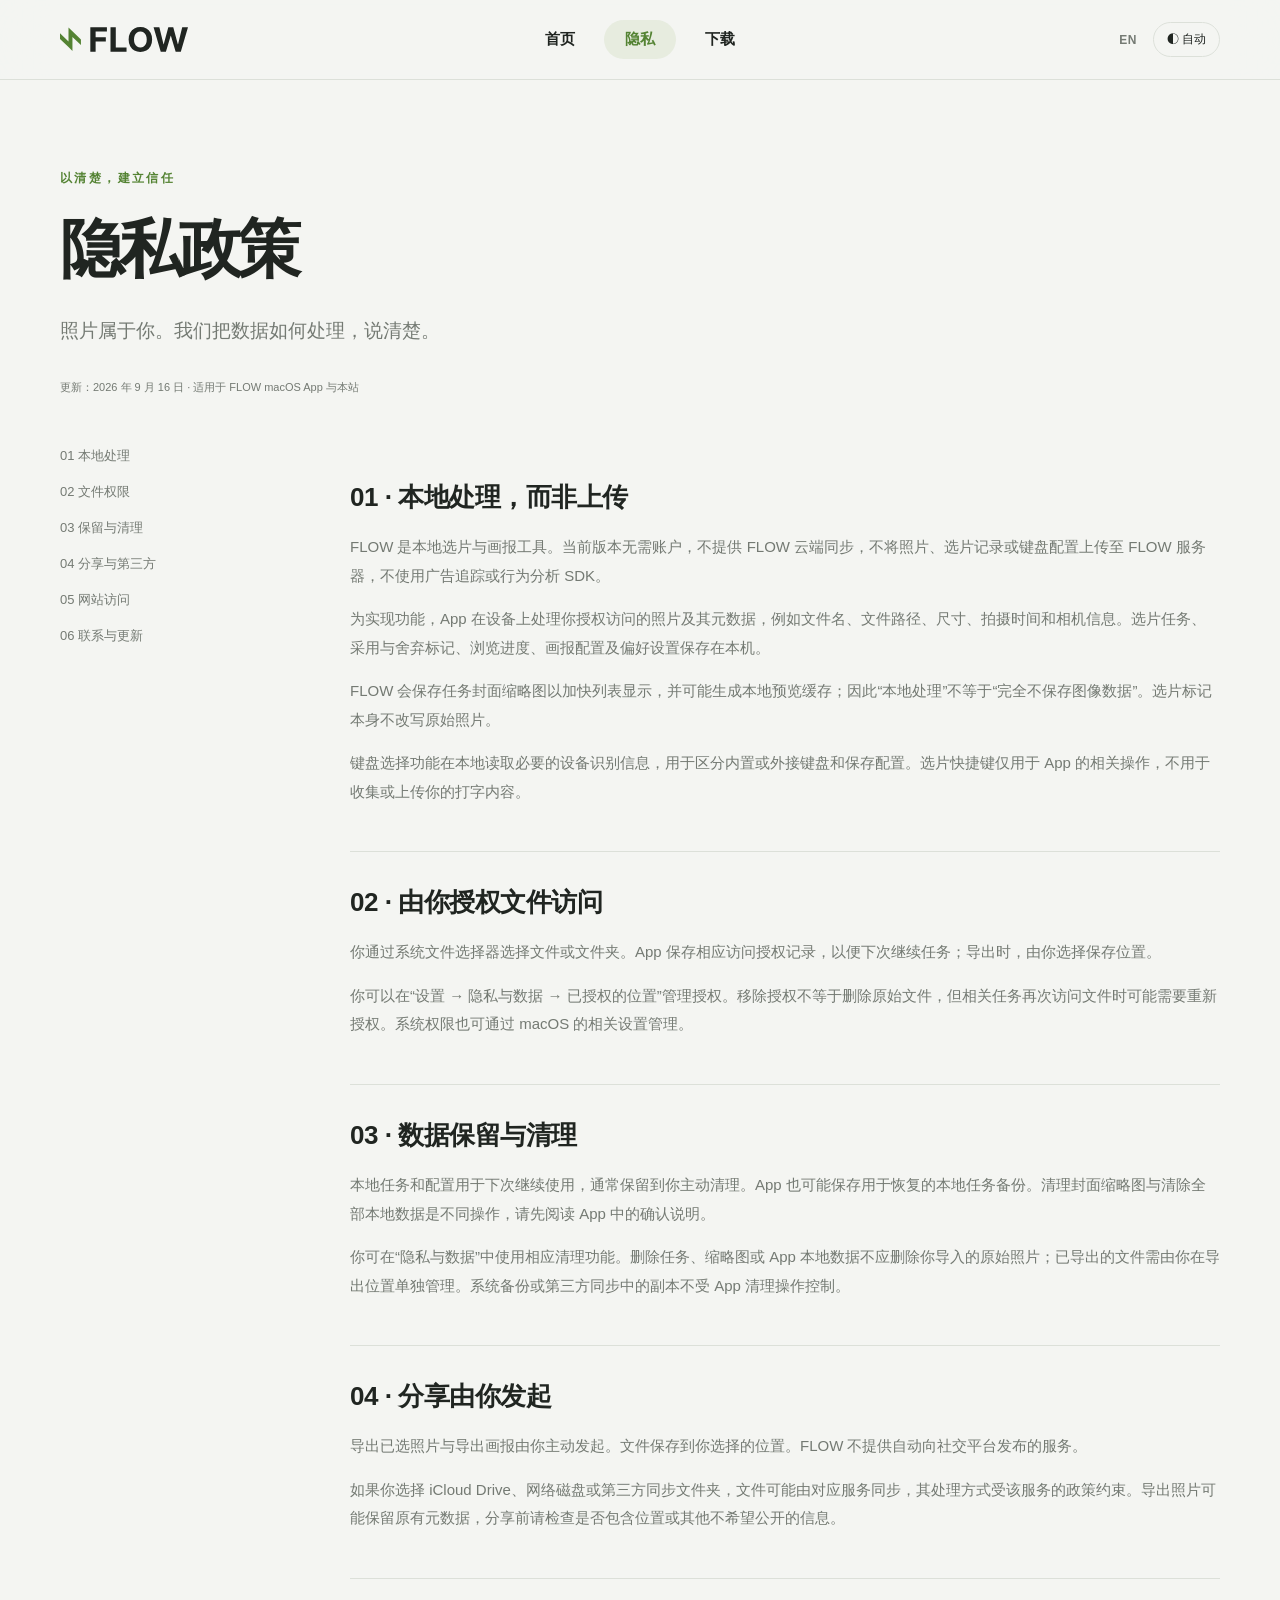
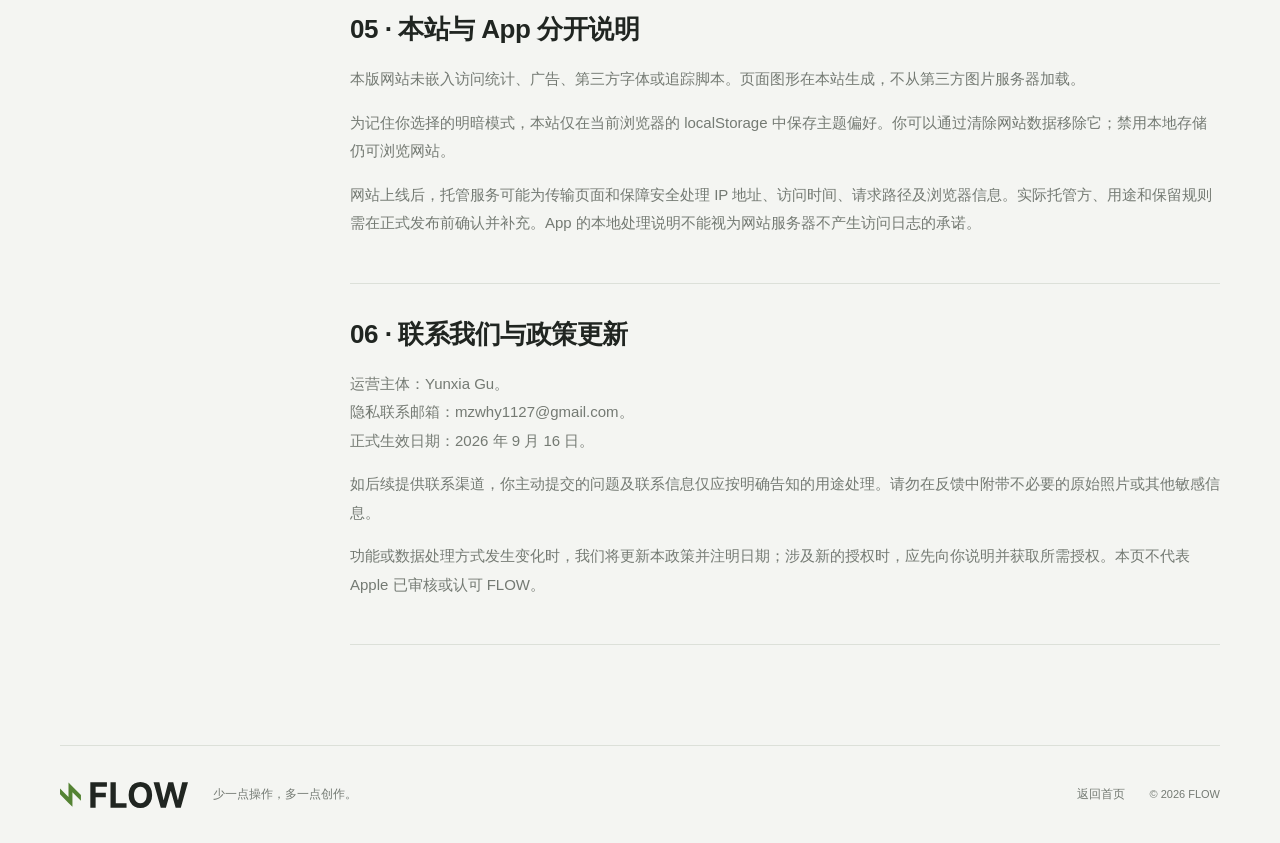
<file: privacy.html>
<!doctype html><html lang="zh-CN"><head><meta charset="utf-8"><meta name="viewport" content="width=device-width,initial-scale=1"><meta name="description" content="了解 FLOW 的本地照片处理、文件授权、数据保留与网站隐私说明。"><title>隐私政策 — FLOW</title><link rel="icon" type="image/svg+xml" href="flowmark.svg"><link rel="stylesheet" href="styles.css"><script src="site.js" defer></script></head><body><a class="skip" href="#main">跳至内容</a><header class="nav"><a class="logo" href="index.html" aria-label="FLOW 首页"><span class="brand-logo"><img class="brand-logo-light" src="flowlogo-light.svg" alt="FLOW"><img class="brand-logo-dark" src="flowlogo-dark.svg" alt="" aria-hidden="true"></span></a><nav aria-label="主导航"><a href="index.html">首页</a><a href="privacy.html" aria-current="page">隐私</a><a href="download.html">下载</a></nav><button class="theme" aria-label="切换颜色模式">◐ <span>自动</span></button></header><main id="main" class="wrap"><div class="policy-head"><p class="eyebrow">以清楚，建立信任</p><h1>隐私政策</h1><p class="intro">照片属于你。我们把数据如何处理，说清楚。</p><small>更新：2026 年 9 月 16 日 · 适用于 FLOW macOS App 与本站</small></div><div class="policy-layout"><aside class="policy-toc" aria-label="目录"><a href="#local">01 本地处理</a><a href="#access">02 文件权限</a><a href="#retention">03 保留与清理</a><a href="#sharing">04 分享与第三方</a><a href="#website">05 网站访问</a><a href="#contact">06 联系与更新</a></aside><article class="policy-content"><section id="local"><h2>01 · 本地处理，而非上传</h2><p>FLOW 是本地选片与画报工具。当前版本无需账户，不提供 FLOW 云端同步，不将照片、选片记录或键盘配置上传至 FLOW 服务器，不使用广告追踪或行为分析 SDK。</p><p>为实现功能，App 在设备上处理你授权访问的照片及其元数据，例如文件名、文件路径、尺寸、拍摄时间和相机信息。选片任务、采用与舍弃标记、浏览进度、画报配置及偏好设置保存在本机。</p><p>FLOW 会保存任务封面缩略图以加快列表显示，并可能生成本地预览缓存；因此“本地处理”不等于“完全不保存图像数据”。选片标记本身不改写原始照片。</p><p>键盘选择功能在本地读取必要的设备识别信息，用于区分内置或外接键盘和保存配置。选片快捷键仅用于 App 的相关操作，不用于收集或上传你的打字内容。</p></section><section id="access"><h2>02 · 由你授权文件访问</h2><p>你通过系统文件选择器选择文件或文件夹。App 保存相应访问授权记录，以便下次继续任务；导出时，由你选择保存位置。</p><p>你可以在“设置 → 隐私与数据 → 已授权的位置”管理授权。移除授权不等于删除原始文件，但相关任务再次访问文件时可能需要重新授权。系统权限也可通过 macOS 的相关设置管理。</p></section><section id="retention"><h2>03 · 数据保留与清理</h2><p>本地任务和配置用于下次继续使用，通常保留到你主动清理。App 也可能保存用于恢复的本地任务备份。清理封面缩略图与清除全部本地数据是不同操作，请先阅读 App 中的确认说明。</p><p>你可在“隐私与数据”中使用相应清理功能。删除任务、缩略图或 App 本地数据不应删除你导入的原始照片；已导出的文件需由你在导出位置单独管理。系统备份或第三方同步中的副本不受 App 清理操作控制。</p></section><section id="sharing"><h2>04 · 分享由你发起</h2><p>导出已选照片与导出画报由你主动发起。文件保存到你选择的位置。FLOW 不提供自动向社交平台发布的服务。</p><p>如果你选择 iCloud Drive、网络磁盘或第三方同步文件夹，文件可能由对应服务同步，其处理方式受该服务的政策约束。导出照片可能保留原有元数据，分享前请检查是否包含位置或其他不希望公开的信息。</p></section><section id="website"><h2>05 · 本站与 App 分开说明</h2><p>本版网站未嵌入访问统计、广告、第三方字体或追踪脚本。页面图形在本站生成，不从第三方图片服务器加载。</p><p>为记住你选择的明暗模式，本站仅在当前浏览器的 localStorage 中保存主题偏好。你可以通过清除网站数据移除它；禁用本地存储仍可浏览网站。</p><p>网站上线后，托管服务可能为传输页面和保障安全处理 IP 地址、访问时间、请求路径及浏览器信息。实际托管方、用途和保留规则需在正式发布前确认并补充。App 的本地处理说明不能视为网站服务器不产生访问日志的承诺。</p></section><section id="contact"><h2>06 · 联系我们与政策更新</h2><p>运营主体：Yunxia Gu。<br>隐私联系邮箱：mzwhy1127@gmail.com。<br>正式生效日期：2026 年 9 月 16 日。</p><p>如后续提供联系渠道，你主动提交的问题及联系信息仅应按明确告知的用途处理。请勿在反馈中附带不必要的原始照片或其他敏感信息。</p><p>功能或数据处理方式发生变化时，我们将更新本政策并注明日期；涉及新的授权时，应先向你说明并获取所需授权。本页不代表 Apple 已审核或认可 FLOW。</p></section></article></div></main><footer class="wrap"><a class="logo" href="index.html" aria-label="FLOW 首页"><span class="brand-logo"><img class="brand-logo-light" src="flowlogo-light.svg" alt="FLOW"><img class="brand-logo-dark" src="flowlogo-dark.svg" alt="" aria-hidden="true"></span></a><p>少一点操作，多一点创作。</p><a href="index.html">返回首页</a><small>© 2026 FLOW</small></footer></body></html>
</file>
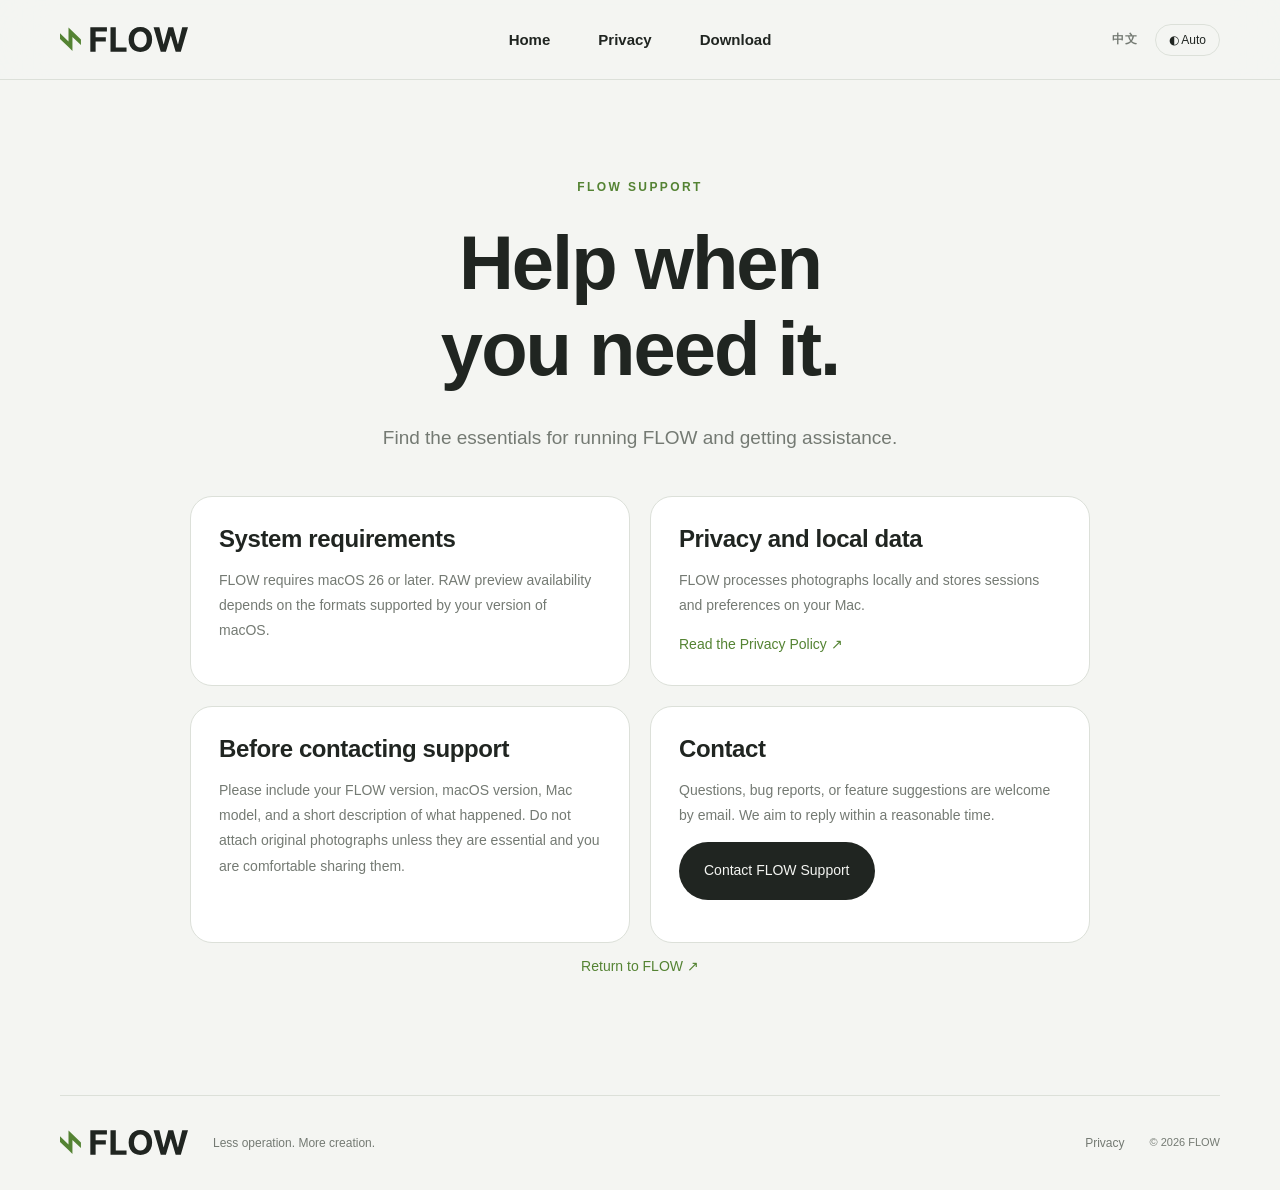
<file: support-en.html>
<!doctype html>
<html lang="en">
<head>
  <meta charset="utf-8">
  <meta name="viewport" content="width=device-width,initial-scale=1">
  
  <meta name="description" content="Help, system requirements, and support information for FLOW on Mac.">
  <title>Support — FLOW</title>
  <link rel="alternate" hreflang="zh-CN" href="support.html">
  <link rel="alternate" hreflang="en" href="support-en.html">
  <link rel="icon" type="image/svg+xml" href="flowmark.svg">
  <link rel="stylesheet" href="styles.css">
  <script src="site.js" defer></script>
</head>
<body>
  <a class="skip" href="#main">Skip to content</a>
  <header class="nav"><a class="logo" href="index-en.html" aria-label="FLOW home"><span class="brand-logo"><img class="brand-logo-light" src="flowlogo-light.svg" alt="FLOW"><img class="brand-logo-dark" src="flowlogo-dark.svg" alt="" aria-hidden="true"></span></a><nav aria-label="Main navigation"><a href="index-en.html">Home</a><a href="privacy-en.html">Privacy</a><a href="download-en.html">Download</a></nav><button class="theme" aria-label="Change color mode">◐ <span>Auto</span></button></header>
  <main id="main" class="wrap download-page">
    <p class="eyebrow">FLOW SUPPORT</p><h1>Help when<br>you need it.</h1><p class="intro">Find the essentials for running FLOW and getting assistance.</p>
    <div class="support-grid">
      <section class="support-card"><h2>System requirements</h2><p>FLOW requires macOS 26 or later. RAW preview availability depends on the formats supported by your version of macOS.</p></section>
      <section class="support-card"><h2>Privacy and local data</h2><p>FLOW processes photographs locally and stores sessions and preferences on your Mac.</p><a class="text-link" href="privacy-en.html">Read the Privacy Policy ↗</a></section>
      <section class="support-card"><h2>Before contacting support</h2><p>Please include your FLOW version, macOS version, Mac model, and a short description of what happened. Do not attach original photographs unless they are essential and you are comfortable sharing them.</p></section>
      <section class="support-card"><h2>Contact</h2><p>Questions, bug reports, or feature suggestions are welcome by email. We aim to reply within a reasonable time.</p><p><a class="pill primary" href="mailto:mzwhy1127@gmail.com">Contact FLOW Support</a></p></section>
    </div>
    <a class="text-link" href="index-en.html">Return to FLOW ↗</a>
  </main>
  <footer class="wrap"><a class="logo" href="index-en.html" aria-label="FLOW home"><span class="brand-logo"><img class="brand-logo-light" src="flowlogo-light.svg" alt="FLOW"><img class="brand-logo-dark" src="flowlogo-dark.svg" alt="" aria-hidden="true"></span></a><p>Less operation. More creation.</p><a href="privacy-en.html">Privacy</a><small>© 2026 FLOW</small></footer>
</body>
</html>
</file>
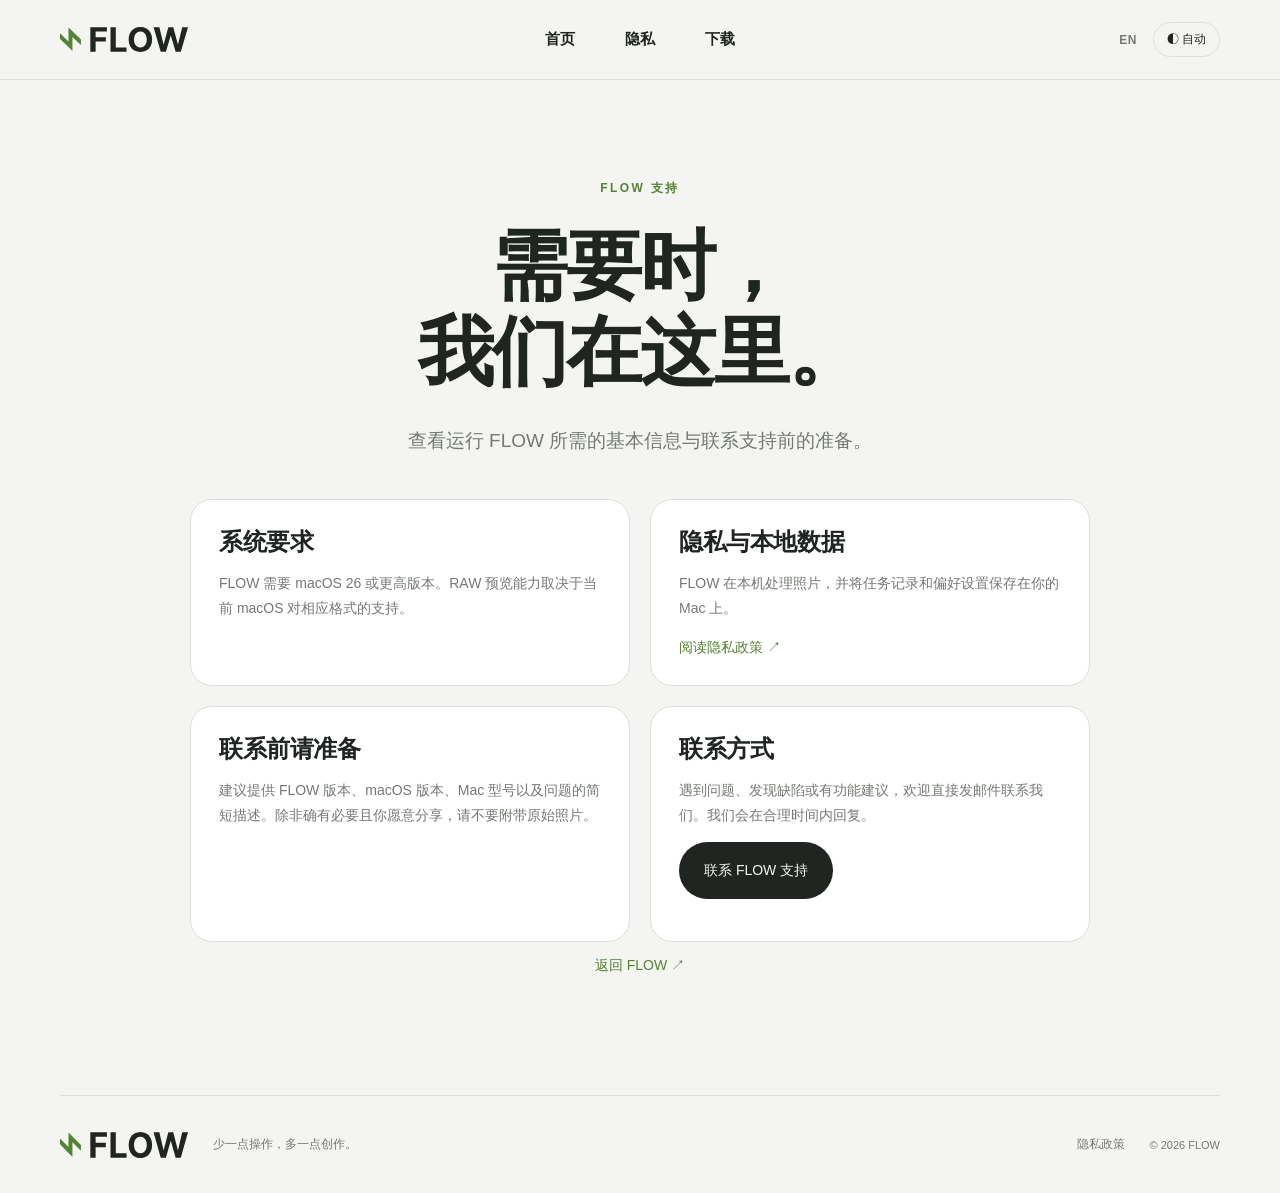
<file: support.html>
<!doctype html>
<html lang="zh-CN">
<head>
  <meta charset="utf-8">
  <meta name="viewport" content="width=device-width,initial-scale=1">
  
  <meta name="description" content="FLOW for Mac 的系统要求、使用帮助与支持信息。">
  <title>支持 — FLOW</title>
  <link rel="alternate" hreflang="zh-CN" href="support.html">
  <link rel="alternate" hreflang="en" href="support-en.html">
  <link rel="icon" type="image/svg+xml" href="flowmark.svg">
  <link rel="stylesheet" href="styles.css">
  <script src="site.js" defer></script>
</head>
<body>
  <a class="skip" href="#main">跳至内容</a>
  <header class="nav"><a class="logo" href="index.html" aria-label="FLOW 首页"><span class="brand-logo"><img class="brand-logo-light" src="flowlogo-light.svg" alt="FLOW"><img class="brand-logo-dark" src="flowlogo-dark.svg" alt="" aria-hidden="true"></span></a><nav aria-label="主导航"><a href="index.html">首页</a><a href="privacy.html">隐私</a><a href="download.html">下载</a></nav><button class="theme" aria-label="切换颜色模式">◐ <span>自动</span></button></header>
  <main id="main" class="wrap download-page"><p class="eyebrow">FLOW 支持</p><h1>需要时，<br>我们在这里。</h1><p class="intro">查看运行 FLOW 所需的基本信息与联系支持前的准备。</p><div class="support-grid"><section class="support-card"><h2>系统要求</h2><p>FLOW 需要 macOS 26 或更高版本。RAW 预览能力取决于当前 macOS 对相应格式的支持。</p></section><section class="support-card"><h2>隐私与本地数据</h2><p>FLOW 在本机处理照片，并将任务记录和偏好设置保存在你的 Mac 上。</p><a class="text-link" href="privacy.html">阅读隐私政策 ↗</a></section><section class="support-card"><h2>联系前请准备</h2><p>建议提供 FLOW 版本、macOS 版本、Mac 型号以及问题的简短描述。除非确有必要且你愿意分享，请不要附带原始照片。</p></section><section class="support-card"><h2>联系方式</h2><p>遇到问题、发现缺陷或有功能建议，欢迎直接发邮件联系我们。我们会在合理时间内回复。</p><p><a class="pill primary" href="mailto:mzwhy1127@gmail.com">联系 FLOW 支持</a></p></section></div><a class="text-link" href="index.html">返回 FLOW ↗</a></main>
  <footer class="wrap"><a class="logo" href="index.html" aria-label="FLOW 首页"><span class="brand-logo"><img class="brand-logo-light" src="flowlogo-light.svg" alt="FLOW"><img class="brand-logo-dark" src="flowlogo-dark.svg" alt="" aria-hidden="true"></span></a><p>少一点操作，多一点创作。</p><a href="privacy.html">隐私政策</a><small>© 2026 FLOW</small></footer>
</body>
</html>
</file>
<file: styles.css>
:root{color-scheme:light;--bg:#f4f5f2;--surface:#fff;--text:#202521;--muted:#747a73;--line:#dce0d9;--accent:#548333;--tint:#e7ecdf;--glass:rgba(244,245,242,.84)}:root[data-theme=dark]{color-scheme:dark;--bg:#131613;--surface:#1e221e;--text:#f0f2ec;--muted:#a2aaa0;--line:#343b32;--accent:#b4d995;--tint:#2e3c27;--glass:rgba(19,22,19,.86)}*{box-sizing:border-box}html{scroll-behavior:smooth;scroll-padding-top:100px}body{margin:0;background:var(--bg);color:var(--text);font-family:-apple-system,BlinkMacSystemFont,"PingFang SC","Helvetica Neue",sans-serif;-webkit-font-smoothing:antialiased}a{color:inherit;text-decoration:none}button{font:inherit;color:inherit;cursor:pointer}button:focus-visible,a:focus-visible{outline:3px solid var(--accent);outline-offset:5px}.wrap{width:min(1160px,calc(100% - 64px));margin:auto}.nav{height:80px;position:sticky;top:0;z-index:10;display:flex;align-items:center;justify-content:space-between;padding:0 max(32px,calc((100vw - 1160px)/2));background:var(--glass);backdrop-filter:blur(24px);border-bottom:1px solid var(--line)}.logo{font-size:25px;font-weight:850;letter-spacing:-1.5px}.logo span{color:var(--accent);font-size:10px;vertical-align:top;margin-left:5px}.nav nav{display:flex;align-items:center;gap:32px;font-size:13px}.theme{border:1px solid var(--line);border-radius:24px;padding:8px 13px;background:transparent;font-size:12px}.hero{text-align:center;padding-top:87px}.eyebrow{font-size:12px;font-weight:600;letter-spacing:2.4px;color:var(--accent);margin:0 0 26px}h1{font-size:clamp(62px,8vw,104px);line-height:1.13;letter-spacing:-5px;margin:0;font-weight:650}h2{font-size:clamp(35px,4.5vw,60px);line-height:1.2;letter-spacing:-2px;font-weight:600;margin:0 0 26px}.accent{color:var(--accent)}.intro{font-size:19px;line-height:1.9;color:var(--muted);margin:28px 0}.pill{display:inline-flex;gap:32px;align-items:center;border-radius:40px;padding:16px 25px;font-size:14px}.primary{background:var(--text);color:var(--bg)}.caption{font-size:11px;color:var(--muted);margin:20px 0 0;line-height:1.6}.app-window{margin-top:64px;text-align:left;background:var(--surface);border:1px solid var(--line);border-radius:17px;overflow:hidden;box-shadow:0 35px 90px -45px #18221555}.window-bar{height:48px;display:flex;justify-content:space-between;align-items:center;padding:0 22px;border-bottom:1px solid var(--line);font-size:10px;color:var(--muted)}.traffic{color:#b5bcae;letter-spacing:3px}.preview-body{display:flex;min-height:460px}.photo-stage{width:77%;padding:35px 65px 20px;display:flex;flex-direction:column;align-items:center;justify-content:center}.landscape{background:linear-gradient(155deg,#a5b4ac,#ddd3b8 60%,#aaad99);position:relative;overflow:hidden;border-radius:5px;width:100%;aspect-ratio:1.75}.sun{width:55px;height:55px;border-radius:50%;background:#f7ebc5;position:absolute;top:18%;right:25%;box-shadow:0 0 55px #f3e4bc66}.ridge{position:absolute;inset:0;clip-path:polygon(0 78%,16% 48%,29% 66%,48% 18%,64% 46%,74% 40%,100% 76%,100% 100%,0 100%)}.ridge.back{background:linear-gradient(120deg,#6f8175,#8f9b86);transform:translateY(16%)}.ridge.front{background:linear-gradient(145deg,#475d51,#223c32);transform:translate(-20%,39%) scale(1.5)}.photo-note{position:absolute;bottom:17px;left:20px;font-size:8px;letter-spacing:2px;color:#eee}.cull-toolbar{display:flex;gap:30px;align-items:center;border:1px solid var(--line);border-radius:30px;padding:12px 24px;margin-top:22px;font-size:12px}.cull-toolbar strong{color:var(--accent)}.app-aside{width:23%;border-left:1px solid var(--line);padding:26px 23px;font-size:10px}.app-aside b{display:block;font-weight:550}.app-aside em{float:right;color:var(--accent);font-style:normal}.meter{height:4px;background:var(--line);border-radius:4px;margin:18px 0}.meter i{display:block;width:40%;height:100%;border-radius:4px;background:var(--accent)}hr{border:0;border-top:1px solid var(--line);margin:25px 0}.app-aside small{display:block;color:var(--muted);line-height:1.8;margin:18px 0 4px}.target{font-size:42px;text-align:center;padding-top:48px}.target small{font-size:10px;margin:0}.section{padding-top:145px;padding-bottom:145px}.section-heading p:not(.eyebrow),.gallery-grid p,.privacy-teaser>p:not(.eyebrow){font-size:17px;line-height:1.9;color:var(--muted)}.features{display:grid;grid-template-columns:repeat(3,1fr);gap:20px;margin-top:56px}.feature{background:var(--surface);border:1px solid var(--line);padding:30px;border-radius:24px;min-height:320px}.number{font-size:10px;letter-spacing:2px;color:var(--muted)}h3{font-size:23px;letter-spacing:-.5px;margin:25px 0 16px}.feature p{font-size:14px;line-height:1.9;color:var(--muted)}small{font-size:11px;color:var(--muted);line-height:1.7}.keys{display:flex;gap:8px;margin:29px 0 14px}kbd{font:14px inherit;display:grid;place-items:center;width:42px;height:42px;border:1px solid var(--line);border-radius:10px;background:var(--bg)}kbd.selected{background:var(--tint);color:var(--accent)}.task{display:flex;justify-content:space-between;margin-top:34px;font-size:13px}.task small{display:block}.task b span{color:var(--muted);font-weight:400}.detail-art{display:flex;align-items:center;justify-content:space-between;color:var(--accent);padding-top:25px;font-size:11px}.detail-art i{font-size:42px;font-style:normal;font-weight:200}.gallery-section{padding:100px 0;background:var(--tint)}.gallery-grid{display:grid;grid-template-columns:1fr 1fr;gap:90px;align-items:center}.gallery-grid .muted{font-size:13px}.swatches{display:flex;gap:12px;margin:30px 0 12px}.swatches button{width:28px;height:28px;border:3px solid transparent;border-radius:50%;background:var(--swatch);outline-offset:3px}.swatches button[aria-pressed=true]{outline:1px solid var(--text)}.poster{background:#e7e4db;padding:25px;transform:rotate(3deg);box-shadow:0 30px 55px -35px #18221566;color:#29352a;transition:background .4s}.poster-grid{display:grid;grid-template-columns:1fr 1fr;gap:10px}.poster-grid>div{min-height:150px;border-radius:2px}.poster-grid .tall{grid-row:span 2;aspect-ratio:auto}.abstract{background:#aaa}.dunes{background:linear-gradient(150deg,#d2b88e 32%,#ad976e 32%,#bba47d 64%,#897955 64%)}.sea{background:linear-gradient(#a3b9b4 47%,#627f7b 47%,#789b94 72%,#d9d2b9 72%)}.horizon{grid-column:span 2;background:linear-gradient(#c3cebf 55%,#798979 55%,#8b977d 70%,#4e6452 70%);min-height:100px!important}.poster-footer{display:flex;justify-content:space-between;align-items:center;margin-top:22px}.poster-footer b{font-size:20px}.poster-footer span{font-size:7px;letter-spacing:1.5px;line-height:1.8}.privacy-teaser{text-align:center}.privacy-mark{font-size:60px;display:block;color:var(--accent);margin-bottom:24px}.text-link{color:var(--accent);font-size:14px;display:inline-block;margin-top:15px}.privacy-facts{display:flex;justify-content:center;gap:45px;font-size:12px;color:var(--muted);margin-top:50px}.closing{border-top:1px solid var(--line);text-align:center;padding:100px 0}.closing p{color:var(--muted);font-size:14px}.release-note{font-size:11px;display:inline-block;margin-top:15px;padding:10px 20px;border:1px solid var(--line);border-radius:30px;color:var(--muted)}footer{display:flex;gap:25px;align-items:center;border-top:1px solid var(--line);padding-top:28px;padding-bottom:28px;font-size:12px;color:var(--muted)}footer p{margin-right:auto}.reveal{transition:opacity .8s,translate .8s}.motion-ready .reveal:not(.visible){opacity:0;translate:0 22px}.skip{position:fixed;top:-100px;z-index:100;background:var(--surface);padding:12px}.skip:focus{top:0}.policy-head{padding:90px 0 50px}.policy-head h1{font-size:64px}.policy-layout{display:grid;grid-template-columns:220px 1fr;gap:70px;padding-bottom:100px}.policy-toc{position:sticky;top:110px;align-self:start;display:grid;gap:18px;font-size:13px;color:var(--muted)}.policy-content section{padding:15px 0 30px;border-bottom:1px solid var(--line)}.policy-content h2{font-size:26px;letter-spacing:-.5px;margin:20px 0}.policy-content p,.policy-content li{font-size:15px;line-height:1.9;color:var(--muted)}.notice{padding:20px 24px;background:var(--tint);border-radius:14px;font-size:13px;line-height:1.8;margin:25px 0}.policy-content a{text-decoration:underline;text-underline-offset:4px}@media(max-width:800px){.wrap{width:calc(100% - 40px)}.nav{padding:0 20px;height:68px}.nav nav{gap:18px}.hero{padding-top:65px}h1{letter-spacing:-3px}.features{grid-template-columns:1fr}.feature{min-height:0}.section{padding:85px 0}.gallery-grid{grid-template-columns:1fr;gap:45px}.poster{width:min(450px,92%);margin:auto}.app-aside{display:none}.photo-stage{width:100%;padding:20px}.preview-body{min-height:0}.app-window{margin-top:45px}.cull-toolbar{gap:25px}.gallery-section{padding:70px 0}.policy-layout{grid-template-columns:1fr;gap:20px}.policy-toc{position:static;display:flex;flex-wrap:wrap;gap:16px}.policy-head h1{font-size:48px}footer{flex-wrap:wrap}footer p{width:60%}.privacy-facts{gap:18px}.theme span{display:none}}@media(prefers-reduced-motion:reduce){html{scroll-behavior:auto}*,.reveal{transition:none!important}.motion-ready .reveal:not(.visible){opacity:1;translate:none}}
:root .nav{display:grid;grid-template-columns:1fr auto 1fr;gap:20px}.nav>.logo{justify-self:start}.nav>nav{justify-self:center;gap:8px}.nav>nav>a{font-size:15px;font-weight:700;text-align:center;min-width:72px;padding:10px 20px;border-radius:24px}.nav>nav>a[aria-current=page]{background:var(--tint);color:var(--accent)}.nav>nav>a:hover{background:var(--tint)}.nav>.theme{justify-self:end}.download-page{text-align:center;padding:100px 0 120px;min-height:calc(100vh - 190px)}.download-page h1{font-size:clamp(44px,6vw,76px);letter-spacing:-2px}.download-card{max-width:560px;margin:45px auto 15px;padding:36px;background:var(--surface);border:1px solid var(--line);border-radius:24px}.download-card h2{font-size:27px;letter-spacing:0}.download-card p{color:var(--muted);line-height:1.9;font-size:16px}@media(max-width:560px){:root .nav{gap:8px;padding:0 14px}.nav .logo{font-size:21px}.nav>nav{gap:0}.nav>nav>a{min-width:48px;padding:9px 10px;font-size:14px}.nav>.theme{padding:8px}.download-page{padding:70px 0}.download-card{padding:25px}}
:root .logo{display:inline-flex;align-items:center;line-height:0}.logo .brand-logo{position:relative;display:block;width:128px;aspect-ratio:1009/203;margin-left:0;font-size:inherit;vertical-align:middle;color:inherit}.brand-logo img{position:absolute;inset:0;width:100%;height:100%;display:block}.brand-logo-dark{opacity:0}:root[data-theme=dark] .brand-logo-light{opacity:0}:root[data-theme=dark] .brand-logo-dark{opacity:1}@media(prefers-color-scheme:dark){:root:not([data-theme]) .brand-logo-light{opacity:0}:root:not([data-theme]) .brand-logo-dark{opacity:1}}footer .brand-logo{width:104px}@media(max-width:560px){.nav .brand-logo{width:96px}footer .brand-logo{width:92px}}
.language-switch{position:absolute;right:max(102px,calc((100vw - 1160px)/2 + 72px));padding:8px 11px;border-radius:22px;color:var(--muted);font-size:12px;font-weight:650;letter-spacing:.04em}.language-switch:hover{background:var(--tint);color:var(--accent)}.support-grid{display:grid;grid-template-columns:repeat(2,1fr);gap:20px;margin:40px auto 0;max-width:900px;text-align:left}.support-card{padding:28px;border:1px solid var(--line);border-radius:22px;background:var(--surface)}.support-card h2{font-size:24px;letter-spacing:-.4px;margin:0 0 12px}.support-card p{font-size:14px;line-height:1.8;color:var(--muted)}.support-card .text-link{margin-top:4px}.launch-placeholder{border:1px dashed var(--line);background:transparent}@media(max-width:800px){.support-grid{grid-template-columns:1fr}.language-switch{padding:7px;font-size:11px}}@media(max-width:560px){.language-switch{right:52px;top:72px;background:var(--glass);border:1px solid var(--line)}.nav{margin-bottom:38px}}
</file>
